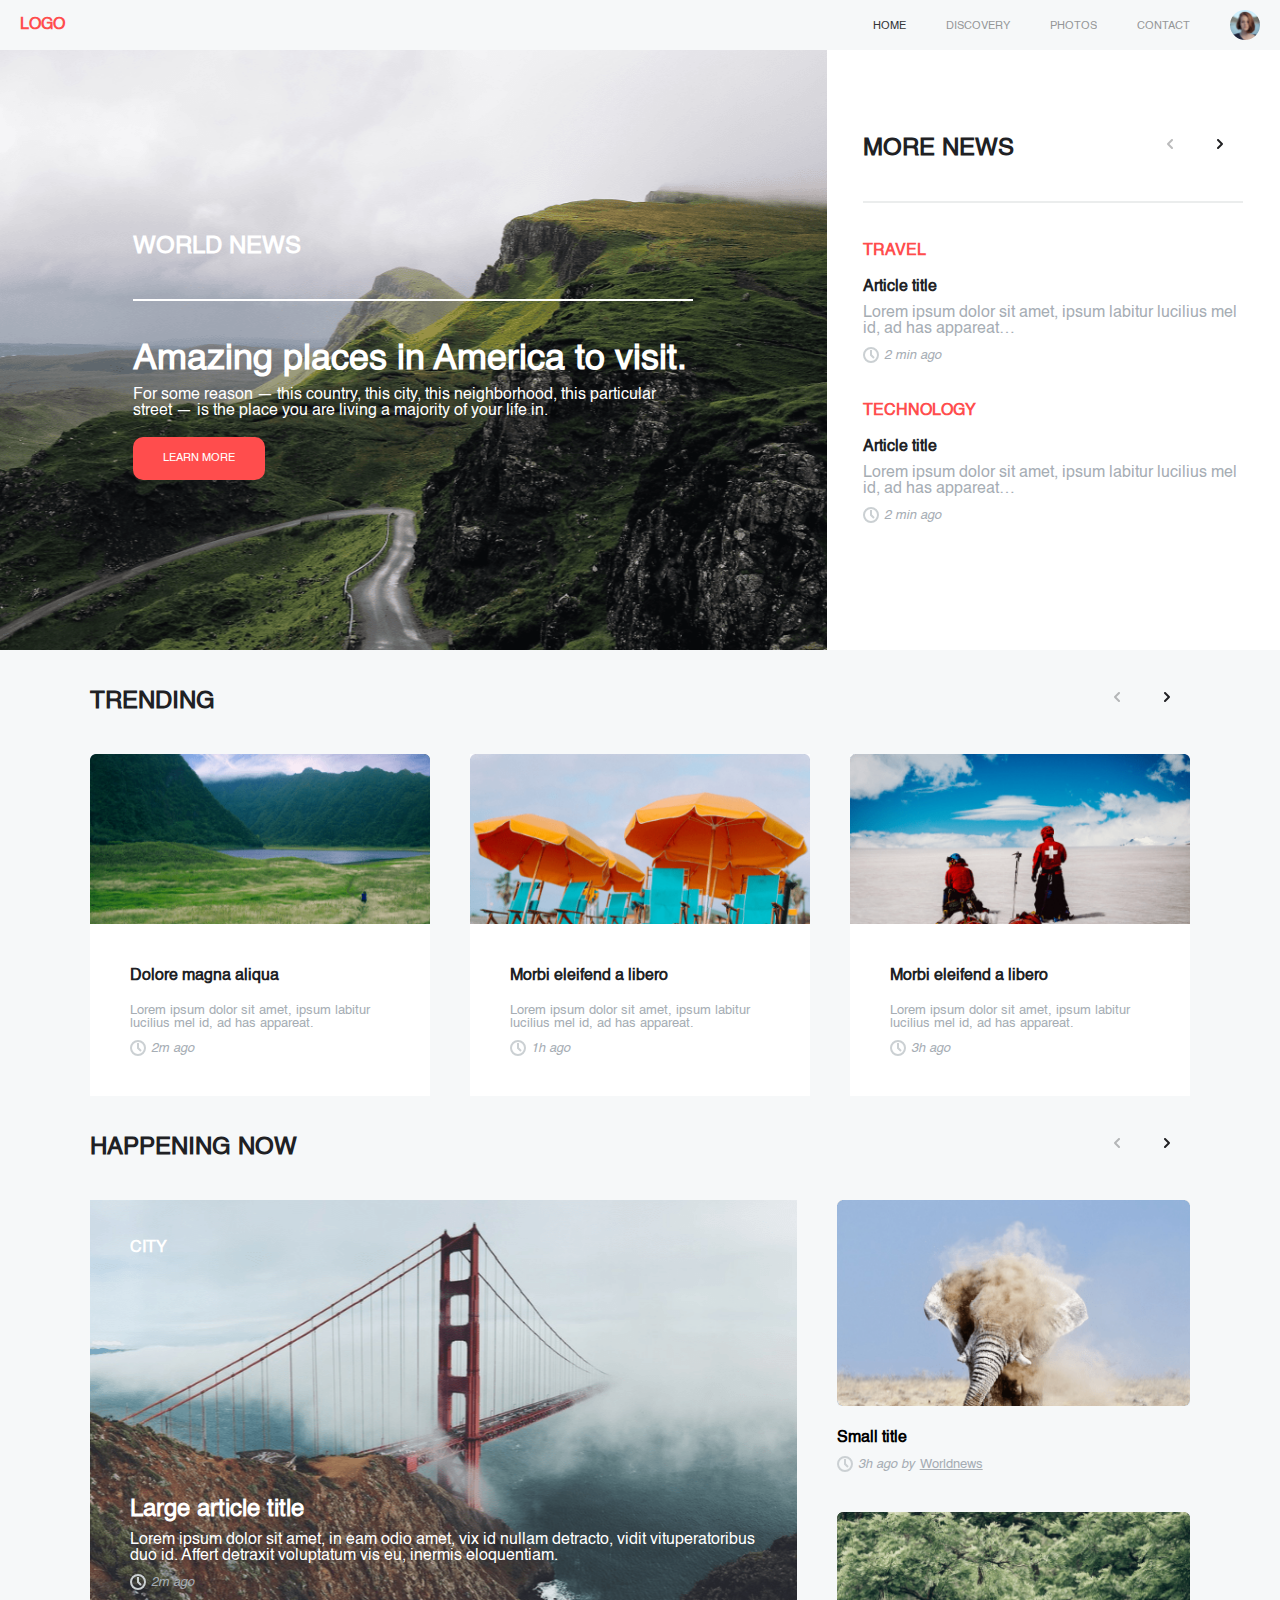
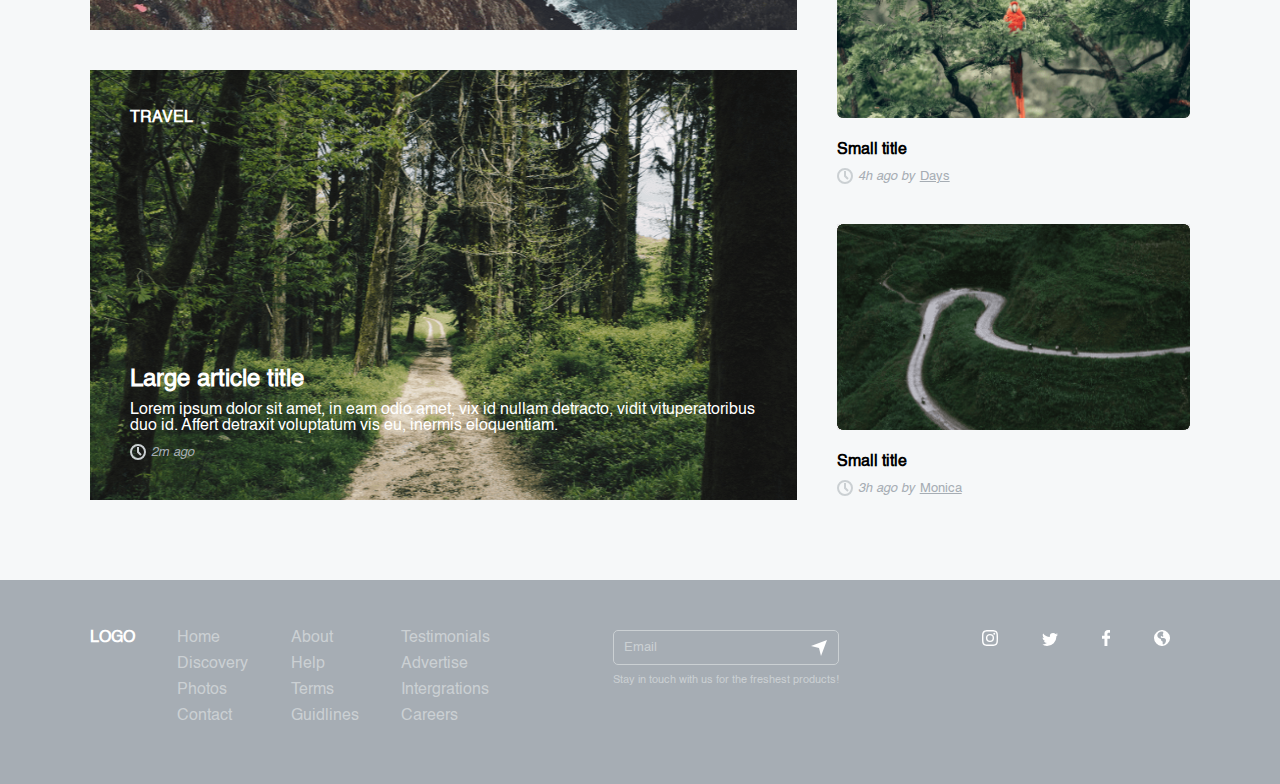
<file: index.html>
<!DOCTYPE html>
<html lang="en">
<head>
    <!-- meta charset -->
    <meta charset="UTF-8">
    <!-- meta edge -->
    <meta http-equiv="X-UA-Compatible" content="IE=edge">
    <!-- meta viewport -->
    <meta name="viewport" content="width=device-width, initial-scale=1.0">
    <!-- meta title -->
    <title>Unilab project & Responsive</title>
    <!-- meta description -->
    <meta name="description" content="This is a sample of description for seo optimization">
    <!-- meta keywords -->
    <meta name="keywords" content="unilab, html, css, js, webdevelopment, markup">
    <!-- meta author -->
    <meta name="author" content="Giorgi Bitsadze">
    <link rel="shortcut icon" type="image/ico" href="./assets/favicon.ico">
    <!-- custom style -->
    <link rel="stylesheet" href="./style.css">
</head>
<body>
    
    <main>
        <!-- --- navbar --- -->

        <div id="menu" class="mobile-menu">
            <div id="bar-close" class="bar-close">
                <span></span>
                <span></span>
            </div>
            <div class="nav">
                <div class="logo">
                    <a href="#">Logo</a>
                </div>
                <ul>
                    <li>
                        <a href="#" class="active">
                            <svg id="home" xmlns="http://www.w3.org/2000/svg" width="16" height="16" viewBox="0 0 16 16">
                                <path id="home-2" data-name="home" d="M0,8,8,0l8,8v8H11V10H5v6H0Z" fill="#343638" fill-rule="evenodd"/>
                            </svg>
                            <span>home</span>
                        </a>
                    </li>
                    <li>
                        <a href="./pages/story.html">
                            <svg xmlns="http://www.w3.org/2000/svg" width="16" height="16" viewBox="0 0 16 16">
                                <path id="discover" d="M12,4,6.7,6.7,4,12,9.3,9.3ZM8,16a8,8,0,1,1,8-8A8.024,8.024,0,0,1,8,16Z" fill="#343638" fill-rule="evenodd"/>
                            </svg>
                            <span>discovery</span>  
                        </a>
                    </li>
                    <li>
                        <a href="./pages/data.html">
                            <svg xmlns="http://www.w3.org/2000/svg" width="16" height="14" viewBox="0 0 16 14">
                                <path id="photos" d="M0,0V14H16V0ZM14,12H11L6.5,7.5,2,12V2H14Z" fill="#343638" fill-rule="evenodd"/>
                            </svg>
                            <span>photos</span>  
                        </a>
                    </li>
                    <li>
                        <a href="./pages/data2.html">
                            <svg xmlns="http://www.w3.org/2000/svg" width="16" height="12" viewBox="0 0 16 12">
                                <path id="mail" d="M0,0V12H16V0ZM8,8,2,2H14Z" fill="#343638" fill-rule="evenodd"/>
                            </svg>
                            <span>contact</span>  
                        </a>
                    </li>
                    <li class="profile">
                        <a href="#">
                            <img src="./assets/images-compressed/profile-img.png" alt="profile-img">
                            <span>profile</span>  
                        </a>
                    </li>
                </ul>
            </div>
            <div class="footer">
                <div class="top">
                    <ul>
                        <li>
                            <a href="#">about</a>
                        </li>
                        <li>
                            <a href="#">help</a>
                        </li>
                        <li>
                            <a href="#">terms</a>
                        </li>
                        <li>
                            <a href="#">guidlines</a>
                        </li>
                    </ul>
                    <ul>
                        <li>
                            <a href="#">testimonials</a>
                        </li>
                        <li>
                            <a href="#">advertise</a>
                        </li>
                        <li>
                            <a href="#">integrations</a>
                        </li>
                        <li>
                            <a href="#">careers</a>
                        </li>
                    </ul>
                </div>
                <div class="bottom">
                    <a href="#" class="instagram">
                            <svg xmlns="http://www.w3.org/2000/svg" width="16" height="16" viewBox="0 0 16 16">
                                <path id="Path_3" data-name="Path 3" d="M8,1.422a24.53,24.53,0,0,1,3.2.089,4.123,4.123,0,0,1,1.511.267,3.122,3.122,0,0,1,1.511,1.511A4.123,4.123,0,0,1,14.489,4.8c0,.8.089,1.067.089,3.2a24.53,24.53,0,0,1-.089,3.2,4.123,4.123,0,0,1-.267,1.511,3.122,3.122,0,0,1-1.511,1.511,4.123,4.123,0,0,1-1.511.267c-.8,0-1.067.089-3.2.089a24.53,24.53,0,0,1-3.2-.089,4.123,4.123,0,0,1-1.511-.267,3.122,3.122,0,0,1-1.511-1.511A4.123,4.123,0,0,1,1.511,11.2c0-.8-.089-1.067-.089-3.2a24.53,24.53,0,0,1,.089-3.2,4.123,4.123,0,0,1,.267-1.511A3.192,3.192,0,0,1,2.4,2.4a1.5,1.5,0,0,1,.889-.622A4.123,4.123,0,0,1,4.8,1.511,24.53,24.53,0,0,1,8,1.422M8,0A26.264,26.264,0,0,0,4.711.089,5.488,5.488,0,0,0,2.756.444a3.48,3.48,0,0,0-1.422.889A3.48,3.48,0,0,0,.444,2.756,4.05,4.05,0,0,0,.089,4.711,26.264,26.264,0,0,0,0,8a26.264,26.264,0,0,0,.089,3.289,5.488,5.488,0,0,0,.356,1.956,3.48,3.48,0,0,0,.889,1.422,3.48,3.48,0,0,0,1.422.889,5.488,5.488,0,0,0,1.956.356A26.264,26.264,0,0,0,8,16a26.264,26.264,0,0,0,3.289-.089,5.488,5.488,0,0,0,1.956-.356,3.729,3.729,0,0,0,2.311-2.311,5.488,5.488,0,0,0,.356-1.956C15.911,10.4,16,10.133,16,8a26.264,26.264,0,0,0-.089-3.289,5.488,5.488,0,0,0-.356-1.956,3.48,3.48,0,0,0-.889-1.422A3.48,3.48,0,0,0,13.244.444,5.488,5.488,0,0,0,11.289.089,26.264,26.264,0,0,0,8,0M8,3.911A4.023,4.023,0,0,0,3.911,8,4.089,4.089,0,1,0,8,3.911m0,6.756A2.619,2.619,0,0,1,5.333,8,2.619,2.619,0,0,1,8,5.333,2.619,2.619,0,0,1,10.667,8,2.619,2.619,0,0,1,8,10.667m4.267-7.911a.978.978,0,1,0,.978.978.986.986,0,0,0-.978-.978" fill="#fff" fill-rule="evenodd"/>
                              </svg>                              
                    </a>
                    <a href="#" class="twitter">
                            <svg xmlns="http://www.w3.org/2000/svg" width="16" height="12.978" viewBox="0 0 16 12.978">
                                <path id="Path_2" data-name="Path 2" d="M43.067,14.978A9.25,9.25,0,0,0,52.4,5.644V5.2A7.225,7.225,0,0,0,54,3.511a7.379,7.379,0,0,1-1.867.533,3.458,3.458,0,0,0,1.422-1.778,8.153,8.153,0,0,1-2.044.8A3.175,3.175,0,0,0,49.111,2a3.34,3.34,0,0,0-3.289,3.289A1.733,1.733,0,0,0,45.911,6a9.19,9.19,0,0,1-6.756-3.467,3.4,3.4,0,0,0-.444,1.689,3.532,3.532,0,0,0,1.422,2.756,3,3,0,0,1-1.511-.444h0a3.249,3.249,0,0,0,2.667,3.2,2.74,2.74,0,0,1-.889.089,1.513,1.513,0,0,1-.622-.089,3.367,3.367,0,0,0,3.111,2.311A6.711,6.711,0,0,1,38.8,13.467a2.461,2.461,0,0,1-.8-.089,8.39,8.39,0,0,0,5.067,1.6" transform="translate(-38 -2)" fill="#fff" fill-rule="evenodd"/>
                              </svg>
                              
                    </a>
                    <a href="#" class="facebook">
                            <svg xmlns="http://www.w3.org/2000/svg" width="8.356" height="16" viewBox="0 0 8.356 16">
                                <path id="Path_1" data-name="Path 1" d="M85.422,16V8.711h2.489l.356-2.844H85.422V4.089c0-.8.267-1.422,1.422-1.422h1.511V.089C88,.089,87.111,0,86.133,0a3.431,3.431,0,0,0-3.644,3.733V5.867H80V8.711h2.489V16Z" transform="translate(-80)" fill="#fff" fill-rule="evenodd"/>
                              </svg>
                               
                    </a>
                    <a href="#" class="world">
                            <svg xmlns="http://www.w3.org/2000/svg" width="16" height="16" viewBox="0 0 16 16">
                                <path id="Path_4" data-name="Path 4" d="M2.4,2.4A7.263,7.263,0,0,1,8,0a7.263,7.263,0,0,1,5.6,2.4A7.263,7.263,0,0,1,16,8a7.263,7.263,0,0,1-2.4,5.6A7.263,7.263,0,0,1,8,16a7.263,7.263,0,0,1-5.6-2.4A7.984,7.984,0,0,1,0,8,7.263,7.263,0,0,1,2.4,2.4Zm6.667,12a3.276,3.276,0,0,0,2-1.2A5.824,5.824,0,0,0,12,10.4a2.208,2.208,0,0,0-.667-1.6A2.347,2.347,0,0,0,9.6,8H8.267a3.893,3.893,0,0,1-1.2-.267,1.21,1.21,0,0,1-.4-.933.693.693,0,0,1,.267-.533A1.011,1.011,0,0,1,7.467,6a.91.91,0,0,1,.667.4c.267.133.4.267.533.267A.8.8,0,0,0,9.2,6.533.8.8,0,0,0,9.333,6a2.122,2.122,0,0,0-.667-1.333,5.515,5.515,0,0,0,.667-2.533.287.287,0,0,0-.267-.267A4.122,4.122,0,0,0,8,1.6,6.67,6.67,0,0,0,4.533,2.667a3.357,3.357,0,0,0-1.2,2.667A3.414,3.414,0,0,0,4.4,7.867,3.643,3.643,0,0,0,6.933,8.933h0v.533A1.712,1.712,0,0,0,7.467,10.8a1.942,1.942,0,0,0,1.2.8V14c0,.133,0,.133.133.267S8.933,14.4,9.067,14.4Z" fill="#fff"/>
                              </svg>
                              
                    </a>
                </div>
            </div>
        </div>

        <header>
            <div id="bar" class="bar">
                <svg xmlns="http://www.w3.org/2000/svg" width="16" height="14.001" viewBox="0 0 16 14.001">
                    <path id="menu_icon" data-name="menu icon" d="M-6407-6020a1,1,0,0,1-1-1,1,1,0,0,1,1-1h14a1,1,0,0,1,1,1,1,1,0,0,1-1,1Zm0-6a1,1,0,0,1-1-1,1,1,0,0,1,1-1h8a1,1,0,0,1,1,1,1,1,0,0,1-1,1Zm0-6a1,1,0,0,1-1-1,1,1,0,0,1,1-1h14a1,1,0,0,1,1,1,1,1,0,0,1-1,1Z" transform="translate(6408 6034)" fill="#343638"/>
                  </svg>
            </div>
            <div class="logo">
                <a href="#">Logo</a>
            </div>
            <div class="right">
                <nav>
                    <ul>
                        <li>
                            <a href="#" class="active">home</a>
                        </li>
                        <li>
                            <a href="./pages/story.html" >discovery</a>
                        </li>
                        <li>
                            <a href="./pages/data.html" >photos</a>
                        </li>
                        <li>
                            <a href="./pages/data2.html" >contact</a>
                        </li>
                    </ul>
                </nav>
                <div class="profile-img">
                    <a href="#">
                        <img src="./assets/images-compressed/profile-img.png" alt="profile-img">
                    </a>
                </div>
            </div>
        </header>

        <!-- -x- navbar -x- -->

        <!-- --- hero --- -->

        <div class="hero">
            <div class="left">
                <div class="hero-content">
                    <div class="header">
                        <h1 class="white uppercase">WORLD NEWS</h1>
                    </div>
                    <div class="sub-header header white">
                        <h2>Amazing places in America to visit.</h2>
                    </div>
                    <div class="desc white">
                        For some reason — this country, this city, this neighborhood, this particular street —  is the place you are living a majority of your life in.
                    </div>
                    <a href="#" class="btn white uppercase">learn more</a>
                </div>
            </div>
            <div class="right">
                <div class="right-content">
                    <div class="header-box">
                        <div class="header uppercase">more news</div>
                        <div class="nav-btns">
                            <svg xmlns="http://www.w3.org/2000/svg" xmlns:xlink="http://www.w3.org/1999/xlink" width="6" height="10" viewBox="0 0 6 10">
                                <defs>
                                  <clipPath id="clip-path">
                                    <rect width="6" height="10" fill="none"/>
                                  </clipPath>
                                </defs>
                                <g id="arrow_back" data-name="arrow back" opacity="0.3" clip-path="url(#clip-path)">
                                  <path id="arrow_back-2" data-name="arrow back" d="M5,6a.908.908,0,0,1-.7-.3l-4-4A.967.967,0,0,1,.3.3.967.967,0,0,1,1.7.3L5,3.6,8.3.3A.967.967,0,0,1,9.7.3a.967.967,0,0,1,0,1.4l-4,4A.908.908,0,0,1,5,6Z" transform="translate(6) rotate(90)" fill="#202124"/>
                                </g>
                            </svg>
                            <svg id="arrow" xmlns="http://www.w3.org/2000/svg" width="6" height="10" viewBox="0 0 6 10">
                                <path id="arrow-2" data-name="arrow" d="M5,6a.908.908,0,0,1-.7-.3l-4-4A.967.967,0,0,1,.3.3.967.967,0,0,1,1.7.3L5,3.6,8.3.3A.967.967,0,0,1,9.7.3a.967.967,0,0,1,0,1.4l-4,4A.908.908,0,0,1,5,6Z" transform="translate(0 10) rotate(-90)" fill="#202124"/>
                            </svg>                          
                        </div>
                    </div>
                    <div class="article-container">
                        <div class="article">
                            <div class="article-header">
                                travel
                            </div>
                            <div class="article-title">
                                Article title
                            </div>
                            <div class="article-desc">Lorem ipsum dolor sit amet, ipsum labitur lucilius mel id, ad has appareat…</div>
                            <div class="article-time">
                                <svg id="time" xmlns="http://www.w3.org/2000/svg" width="16" height="16" viewBox="0 0 16 16">
                                    <path id="Path_5" data-name="Path 5" d="M8,0a8,8,0,1,0,8,8A8.024,8.024,0,0,0,8,0ZM8,14a6,6,0,1,1,6-6A6.018,6.018,0,0,1,8,14ZM9,7.6l2.7,2.7-1.4,1.4L7,8.4V3H9Z" fill="#cbd0d3"/>
                                  </svg>
                                  
                                2 min ago
                            </div>
                        </div>
                        <div class="article">
                            <div class="article-header">
                                technology
                            </div>
                            <div class="article-title">
                                Article title
                            </div>
                            <div class="article-desc">Lorem ipsum dolor sit amet, ipsum labitur lucilius mel id, ad has appareat…</div>
                            <div class="article-time">
                                <svg id="time" xmlns="http://www.w3.org/2000/svg" width="16" height="16" viewBox="0 0 16 16">
                                    <path id="Path_5" data-name="Path 5" d="M8,0a8,8,0,1,0,8,8A8.024,8.024,0,0,0,8,0ZM8,14a6,6,0,1,1,6-6A6.018,6.018,0,0,1,8,14ZM9,7.6l2.7,2.7-1.4,1.4L7,8.4V3H9Z" fill="#cbd0d3"/>
                                  </svg>
                                  
                                2 min ago</div>
                        </div>
                    </div>
                </div>
            </div>
        </div>

        <!-- -x- hero -x- -->

        <!-- --- trending --- -->

        <section id="trending">
            <div class="wrapper">
                <div class="header-box">
                    <div class="header uppercase">
                        <h2>trending</h2>
                    </div>
                    <div class="nav-btns">
                        <svg xmlns="http://www.w3.org/2000/svg" xmlns:xlink="http://www.w3.org/1999/xlink" width="6" height="10" viewBox="0 0 6 10">
                            <defs>
                              <clipPath id="clip-path">
                                <rect width="6" height="10" fill="none"/>
                              </clipPath>
                            </defs>
                            <g id="arrow_back" data-name="arrow back" opacity="0.3" clip-path="url(#clip-path)">
                              <path id="arrow_back-2" data-name="arrow back" d="M5,6a.908.908,0,0,1-.7-.3l-4-4A.967.967,0,0,1,.3.3.967.967,0,0,1,1.7.3L5,3.6,8.3.3A.967.967,0,0,1,9.7.3a.967.967,0,0,1,0,1.4l-4,4A.908.908,0,0,1,5,6Z" transform="translate(6) rotate(90)" fill="#202124"/>
                            </g>
                        </svg>
                        <svg id="arrow" xmlns="http://www.w3.org/2000/svg" width="6" height="10" viewBox="0 0 6 10">
                            <path id="arrow-2" data-name="arrow" d="M5,6a.908.908,0,0,1-.7-.3l-4-4A.967.967,0,0,1,.3.3.967.967,0,0,1,1.7.3L5,3.6,8.3.3A.967.967,0,0,1,9.7.3a.967.967,0,0,1,0,1.4l-4,4A.908.908,0,0,1,5,6Z" transform="translate(0 10) rotate(-90)" fill="#202124"/>
                        </svg>                          
                    </div>
                </div>
                <div class="trending-content">
                    <div class="item">
                        <div class="img-box">
                            <img src="./assets/images-compressed/trending-img-1.png" alt="Dolore magna aliqua">
                        </div>
                        <div class="content">
                            <div class="title">
                                <h3>Dolore magna aliqua</h3>
                            </div>
                            <div class="desc">Lorem ipsum dolor sit amet, ipsum labitur lucilius mel id, ad has appareat.</div>
                            <div class="time-box">
                                <svg id="time" xmlns="http://www.w3.org/2000/svg" width="16" height="16" viewBox="0 0 16 16">
                                    <path id="Path_5" data-name="Path 5" d="M8,0a8,8,0,1,0,8,8A8.024,8.024,0,0,0,8,0ZM8,14a6,6,0,1,1,6-6A6.018,6.018,0,0,1,8,14ZM9,7.6l2.7,2.7-1.4,1.4L7,8.4V3H9Z" fill="#cbd0d3"/>
                                  </svg>
                                  
                                  2m ago
                            </div>
                        </div>
                    </div>
                    <div class="item">
                        <div class="img-box">
                            <img src="./assets/images-compressed/trending-img-2.png" alt="Morbi eleifend a libero">
                        </div>
                        <div class="content">
                            <div class="title">
                                <h3>Morbi eleifend a libero</h3>
                            </div>
                            <div class="desc">Lorem ipsum dolor sit amet, ipsum labitur lucilius mel id, ad has appareat.</div>
                            <div class="time-box">
                                <svg id="time" xmlns="http://www.w3.org/2000/svg" width="16" height="16" viewBox="0 0 16 16">
                                    <path id="Path_5" data-name="Path 5" d="M8,0a8,8,0,1,0,8,8A8.024,8.024,0,0,0,8,0ZM8,14a6,6,0,1,1,6-6A6.018,6.018,0,0,1,8,14ZM9,7.6l2.7,2.7-1.4,1.4L7,8.4V3H9Z" fill="#cbd0d3"/>
                                  </svg>
                                  
                                  1h ago
                            </div>
                        </div>
                    </div>
                    <div class="item">
                        <div class="img-box">
                            <img src="./assets/images-compressed/trending-img-3.png" alt="Morbi eleifend a libero">
                        </div>
                        <div class="content">
                            <div class="title">
                                <h3>Morbi eleifend a libero</h3>
                            </div>
                            <div class="desc">Lorem ipsum dolor sit amet, ipsum labitur lucilius mel id, ad has appareat.</div>
                            <div class="time-box">
                                <svg id="time" xmlns="http://www.w3.org/2000/svg" width="16" height="16" viewBox="0 0 16 16">
                                    <path id="Path_5" data-name="Path 5" d="M8,0a8,8,0,1,0,8,8A8.024,8.024,0,0,0,8,0ZM8,14a6,6,0,1,1,6-6A6.018,6.018,0,0,1,8,14ZM9,7.6l2.7,2.7-1.4,1.4L7,8.4V3H9Z" fill="#cbd0d3"/>
                                  </svg>
                                  
                                  3h ago
                            </div>
                        </div>
                    </div>
                </div>
            </div>
        </section>

        <!-- -x- trending -x- -->

        <!-- --- current --- -->

        <section id="current">
            <div class="wrapper">
                <div class="header-box">
                    <div class="header uppercase">
                        <h2>happening now</h2>
                    </div>
                    <div class="nav-btns">
                        <svg xmlns="http://www.w3.org/2000/svg" xmlns:xlink="http://www.w3.org/1999/xlink" width="6" height="10" viewBox="0 0 6 10">
                            <defs>
                              <clipPath id="clip-path">
                                <rect width="6" height="10" fill="none"/>
                              </clipPath>
                            </defs>
                            <g id="arrow_back" data-name="arrow back" opacity="0.3" clip-path="url(#clip-path)">
                              <path id="arrow_back-2" data-name="arrow back" d="M5,6a.908.908,0,0,1-.7-.3l-4-4A.967.967,0,0,1,.3.3.967.967,0,0,1,1.7.3L5,3.6,8.3.3A.967.967,0,0,1,9.7.3a.967.967,0,0,1,0,1.4l-4,4A.908.908,0,0,1,5,6Z" transform="translate(6) rotate(90)" fill="#202124"/>
                            </g>
                        </svg>
                        <svg id="arrow" xmlns="http://www.w3.org/2000/svg" width="6" height="10" viewBox="0 0 6 10">
                            <path id="arrow-2" data-name="arrow" d="M5,6a.908.908,0,0,1-.7-.3l-4-4A.967.967,0,0,1,.3.3.967.967,0,0,1,1.7.3L5,3.6,8.3.3A.967.967,0,0,1,9.7.3a.967.967,0,0,1,0,1.4l-4,4A.908.908,0,0,1,5,6Z" transform="translate(0 10) rotate(-90)" fill="#202124"/>
                        </svg>                          
                    </div>
                </div>
                <div class="current-content">
                    <div class="left">
                        <div class="item">
                            <div class="top">city</div>
                            <div class="bottom">
                                <div class="title">
                                    <h3>Large article title</h3>
                                </div>
                            <div class="desc">
                                Lorem ipsum dolor sit amet, in eam odio amet, vix id nullam detracto, vidit vituperatoribus duo id. Affert detraxit voluptatum vis eu, inermis eloquentiam.
                            </div>
                            <div class="time-box">
                                <svg id="time" xmlns="http://www.w3.org/2000/svg" width="16" height="16" viewBox="0 0 16 16">
                                    <path id="Path_5" data-name="Path 5" d="M8,0a8,8,0,1,0,8,8A8.024,8.024,0,0,0,8,0ZM8,14a6,6,0,1,1,6-6A6.018,6.018,0,0,1,8,14ZM9,7.6l2.7,2.7-1.4,1.4L7,8.4V3H9Z" fill="#cbd0d3"/>
                                  </svg>
                                  2m ago
                            </div>
                            </div>
                        </div>
                        <div class="item">
                            <div class="top">TRAVEL</div>
                            <div class="bottom">
                                <div class="title">
                                    <h3>Large article title</h3>
                                </div>
                            <div class="desc">
                                Lorem ipsum dolor sit amet, in eam odio amet, vix id nullam detracto, vidit vituperatoribus duo id. Affert detraxit voluptatum vis eu, inermis eloquentiam.
                            </div>
                            <div class="time-box">
                                <svg id="time" xmlns="http://www.w3.org/2000/svg" width="16" height="16" viewBox="0 0 16 16">
                                    <path id="Path_5" data-name="Path 5" d="M8,0a8,8,0,1,0,8,8A8.024,8.024,0,0,0,8,0ZM8,14a6,6,0,1,1,6-6A6.018,6.018,0,0,1,8,14ZM9,7.6l2.7,2.7-1.4,1.4L7,8.4V3H9Z" fill="#cbd0d3"/>
                                  </svg>
                                  2m ago
                            </div>
                            </div>
                        </div>
                    </div>
                    <div class="right">
                        <div class="item">
                            <div class="img-box">
                                <img src="./assets/images-compressed/current-right-1.png" alt="Small title">
                            </div>
                            <div class="content">
                                <div class="title">
                                    <h4>Small title</h4>
                                </div>
                                <div class="time-box">
                                    <svg id="time" xmlns="http://www.w3.org/2000/svg" width="16" height="16" viewBox="0 0 16 16">
                                        <path id="Path_5" data-name="Path 5" d="M8,0a8,8,0,1,0,8,8A8.024,8.024,0,0,0,8,0ZM8,14a6,6,0,1,1,6-6A6.018,6.018,0,0,1,8,14ZM9,7.6l2.7,2.7-1.4,1.4L7,8.4V3H9Z" fill="#cbd0d3"/>
                                      </svg>
                                      3h ago by <span>Worldnews</span>
                                </div>
                            </div>
                        </div>
                        <div class="item">
                            <div class="img-box">
                                <img src="./assets/images-compressed/current-right-2.png" alt="Small title">
                            </div>
                            <div class="content">
                                <div class="title">
                                    <h4>Small title</h4>
                                </div>
                                <div class="time-box">
                                    <svg id="time" xmlns="http://www.w3.org/2000/svg" width="16" height="16" viewBox="0 0 16 16">
                                        <path id="Path_5" data-name="Path 5" d="M8,0a8,8,0,1,0,8,8A8.024,8.024,0,0,0,8,0ZM8,14a6,6,0,1,1,6-6A6.018,6.018,0,0,1,8,14ZM9,7.6l2.7,2.7-1.4,1.4L7,8.4V3H9Z" fill="#cbd0d3"/>
                                      </svg>
                                      
                                      4h ago by <span>Days</span>
                                </div>
                            </div>
                        </div>
                        <div class="item">
                            <div class="img-box">
                                <img src="./assets/images-compressed/current-right-3.png" alt="Small title">
                            </div>
                            <div class="content">
                                <div class="title">
                                    <h4>Small title</h4>
                                </div>
                                <div class="time-box">
                                    <svg id="time" xmlns="http://www.w3.org/2000/svg" width="16" height="16" viewBox="0 0 16 16">
                                        <path id="Path_5" data-name="Path 5" d="M8,0a8,8,0,1,0,8,8A8.024,8.024,0,0,0,8,0ZM8,14a6,6,0,1,1,6-6A6.018,6.018,0,0,1,8,14ZM9,7.6l2.7,2.7-1.4,1.4L7,8.4V3H9Z" fill="#cbd0d3"/>
                                      </svg>
                                      
                                      3h ago by <span>Monica</span>
                                </div>
                            </div>
                        </div>
                    </div>
                </div>
            </div>
        </section>

        <!-- -x- current -x- -->

        <!-- --- footer --- -->

        <footer>
            <div class="wrapper">
                <div class="footer-content">
                    <div class="left">
                        <div class="logo">
                            <a href="">logo</a>
                        </div>
                        <ul>
                            <li>
                                <a href="#">home</a>
                            </li>
                            <li>
                                <a href="./pages/story.html">discovery</a>
                            </li>
                            <li>
                                <a href="./pages/data.html">photos</a>
                            </li>
                            <li>
                                <a href="./pages/data2.html">contact</a>
                            </li>
                        </ul>
                        <ul>
                            <li>
                                <a href="#">about</a>
                            </li>
                            <li>
                                <a href="#">help</a>
                            </li>
                            <li>
                                <a href="#">terms</a>
                            </li>
                            <li>
                                <a href="#">guidlines</a>
                            </li>
                        </ul>
                        <ul>
                            <li>
                                <a href="#">testimonials</a>
                            </li>
                            <li>
                                <a href="#">advertise</a>
                            </li>
                            <li>
                                <a href="#">intergrations</a>
                            </li>
                            <li>
                                <a href="#">careers</a>
                            </li>
                        </ul>
                    </div>
                    <div class="center">
                        <form action="#">
                            <input type="email" name="email" id="email" placeholder="Email">
                            <button type="submit">
                                <svg id="send" xmlns="http://www.w3.org/2000/svg" width="16" height="16" viewBox="0 0 16 16">
                                    <path id="send-2" data-name="send" d="M10,16,8,8,0,6,16,0Z" fill="#fff"/>
                                  </svg>
                            </button>                              
                        </form>
                        <p>Stay in touch with us for the freshest products!</p>
                    </div>
                    <div class="right">
                        <a href="#" class="instagram">
                            <svg xmlns="http://www.w3.org/2000/svg" width="16" height="16" viewBox="0 0 16 16">
                                <path id="Path_3" data-name="Path 3" d="M8,1.422a24.53,24.53,0,0,1,3.2.089,4.123,4.123,0,0,1,1.511.267,3.122,3.122,0,0,1,1.511,1.511A4.123,4.123,0,0,1,14.489,4.8c0,.8.089,1.067.089,3.2a24.53,24.53,0,0,1-.089,3.2,4.123,4.123,0,0,1-.267,1.511,3.122,3.122,0,0,1-1.511,1.511,4.123,4.123,0,0,1-1.511.267c-.8,0-1.067.089-3.2.089a24.53,24.53,0,0,1-3.2-.089,4.123,4.123,0,0,1-1.511-.267,3.122,3.122,0,0,1-1.511-1.511A4.123,4.123,0,0,1,1.511,11.2c0-.8-.089-1.067-.089-3.2a24.53,24.53,0,0,1,.089-3.2,4.123,4.123,0,0,1,.267-1.511A3.192,3.192,0,0,1,2.4,2.4a1.5,1.5,0,0,1,.889-.622A4.123,4.123,0,0,1,4.8,1.511,24.53,24.53,0,0,1,8,1.422M8,0A26.264,26.264,0,0,0,4.711.089,5.488,5.488,0,0,0,2.756.444a3.48,3.48,0,0,0-1.422.889A3.48,3.48,0,0,0,.444,2.756,4.05,4.05,0,0,0,.089,4.711,26.264,26.264,0,0,0,0,8a26.264,26.264,0,0,0,.089,3.289,5.488,5.488,0,0,0,.356,1.956,3.48,3.48,0,0,0,.889,1.422,3.48,3.48,0,0,0,1.422.889,5.488,5.488,0,0,0,1.956.356A26.264,26.264,0,0,0,8,16a26.264,26.264,0,0,0,3.289-.089,5.488,5.488,0,0,0,1.956-.356,3.729,3.729,0,0,0,2.311-2.311,5.488,5.488,0,0,0,.356-1.956C15.911,10.4,16,10.133,16,8a26.264,26.264,0,0,0-.089-3.289,5.488,5.488,0,0,0-.356-1.956,3.48,3.48,0,0,0-.889-1.422A3.48,3.48,0,0,0,13.244.444,5.488,5.488,0,0,0,11.289.089,26.264,26.264,0,0,0,8,0M8,3.911A4.023,4.023,0,0,0,3.911,8,4.089,4.089,0,1,0,8,3.911m0,6.756A2.619,2.619,0,0,1,5.333,8,2.619,2.619,0,0,1,8,5.333,2.619,2.619,0,0,1,10.667,8,2.619,2.619,0,0,1,8,10.667m4.267-7.911a.978.978,0,1,0,.978.978.986.986,0,0,0-.978-.978" fill="#fff" fill-rule="evenodd"/>
                              </svg>                              
                        </a>
                        <a href="#" class="twitter">
                            <svg xmlns="http://www.w3.org/2000/svg" width="16" height="12.978" viewBox="0 0 16 12.978">
                                <path id="Path_2" data-name="Path 2" d="M43.067,14.978A9.25,9.25,0,0,0,52.4,5.644V5.2A7.225,7.225,0,0,0,54,3.511a7.379,7.379,0,0,1-1.867.533,3.458,3.458,0,0,0,1.422-1.778,8.153,8.153,0,0,1-2.044.8A3.175,3.175,0,0,0,49.111,2a3.34,3.34,0,0,0-3.289,3.289A1.733,1.733,0,0,0,45.911,6a9.19,9.19,0,0,1-6.756-3.467,3.4,3.4,0,0,0-.444,1.689,3.532,3.532,0,0,0,1.422,2.756,3,3,0,0,1-1.511-.444h0a3.249,3.249,0,0,0,2.667,3.2,2.74,2.74,0,0,1-.889.089,1.513,1.513,0,0,1-.622-.089,3.367,3.367,0,0,0,3.111,2.311A6.711,6.711,0,0,1,38.8,13.467a2.461,2.461,0,0,1-.8-.089,8.39,8.39,0,0,0,5.067,1.6" transform="translate(-38 -2)" fill="#fff" fill-rule="evenodd"/>
                              </svg>
                              
                        </a>
                        <a href="#" class="facebook">
                            <svg xmlns="http://www.w3.org/2000/svg" width="8.356" height="16" viewBox="0 0 8.356 16">
                                <path id="Path_1" data-name="Path 1" d="M85.422,16V8.711h2.489l.356-2.844H85.422V4.089c0-.8.267-1.422,1.422-1.422h1.511V.089C88,.089,87.111,0,86.133,0a3.431,3.431,0,0,0-3.644,3.733V5.867H80V8.711h2.489V16Z" transform="translate(-80)" fill="#fff" fill-rule="evenodd"/>
                              </svg>
                               
                        </a>
                        <a href="#" class="world">
                            <svg xmlns="http://www.w3.org/2000/svg" width="16" height="16" viewBox="0 0 16 16">
                                <path id="Path_4" data-name="Path 4" d="M2.4,2.4A7.263,7.263,0,0,1,8,0a7.263,7.263,0,0,1,5.6,2.4A7.263,7.263,0,0,1,16,8a7.263,7.263,0,0,1-2.4,5.6A7.263,7.263,0,0,1,8,16a7.263,7.263,0,0,1-5.6-2.4A7.984,7.984,0,0,1,0,8,7.263,7.263,0,0,1,2.4,2.4Zm6.667,12a3.276,3.276,0,0,0,2-1.2A5.824,5.824,0,0,0,12,10.4a2.208,2.208,0,0,0-.667-1.6A2.347,2.347,0,0,0,9.6,8H8.267a3.893,3.893,0,0,1-1.2-.267,1.21,1.21,0,0,1-.4-.933.693.693,0,0,1,.267-.533A1.011,1.011,0,0,1,7.467,6a.91.91,0,0,1,.667.4c.267.133.4.267.533.267A.8.8,0,0,0,9.2,6.533.8.8,0,0,0,9.333,6a2.122,2.122,0,0,0-.667-1.333,5.515,5.515,0,0,0,.667-2.533.287.287,0,0,0-.267-.267A4.122,4.122,0,0,0,8,1.6,6.67,6.67,0,0,0,4.533,2.667a3.357,3.357,0,0,0-1.2,2.667A3.414,3.414,0,0,0,4.4,7.867,3.643,3.643,0,0,0,6.933,8.933h0v.533A1.712,1.712,0,0,0,7.467,10.8a1.942,1.942,0,0,0,1.2.8V14c0,.133,0,.133.133.267S8.933,14.4,9.067,14.4Z" fill="#fff"/>
                              </svg>
                              
                        </a>
                    </div>
                </div>
            </div>
        </footer>

        <!-- -x- footer -x- -->

    </main>

    <!-- custom js -->
    <script src="./app.js"></script>
</body>
</html>
</file>
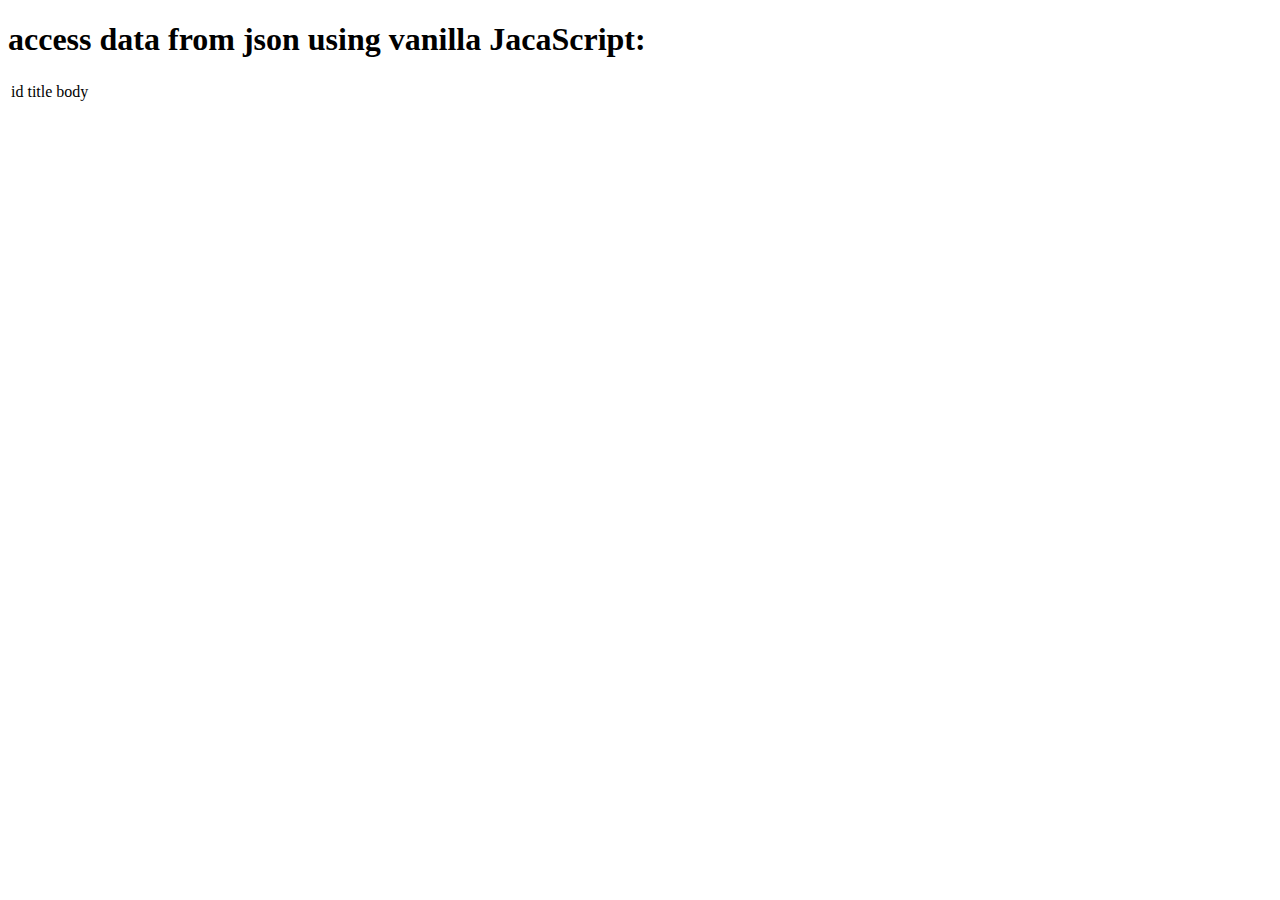
<file: pages/data.html>
<!DOCTYPE html>
<html lang="en">
<head>
    <meta charset="UTF-8">
    <meta http-equiv="X-UA-Compatible" content="IE=edge">
    <meta name="viewport" content="width=device-width, initial-scale=1.0">
    <title>Data page</title>
</head>
<body>
    <h1>access data from json using vanilla JacaScript:</h1>
    <table>
        <tbody>
            <tr>
                <td>id</td>
                <td>title</td>
                <td>body</td>
            </tr>
            <tr>
                <td class="title"></td>
                <td class="body"></td>
            </tr>
        </tbody>
    </table>

    <script>

        fetch('https://jsonplaceholder.typicode.com/posts')
            .then(response => response.json())
            .then(data => data.map(item => {
                var id = item["id"]
                var title = item["title"];
                var body = item["body"];

                var tbody = document.querySelector('tbody');
                var tr = document.createElement('tr');
                tbody.appendChild(tr);


                // for id
                var td1 = document.createElement('td');
                tr.appendChild(td1)
                td1.innerHTML = id;

                // for title
                var td2 = document.createElement('td');
                tr.appendChild(td2)
                td2.innerHTML = title;


                // for body
                var td3 = document.createElement('td');
                tr.appendChild(td3)
                td3.innerHTML = body;
            }));

    </script>

</body>
</html>
</file>
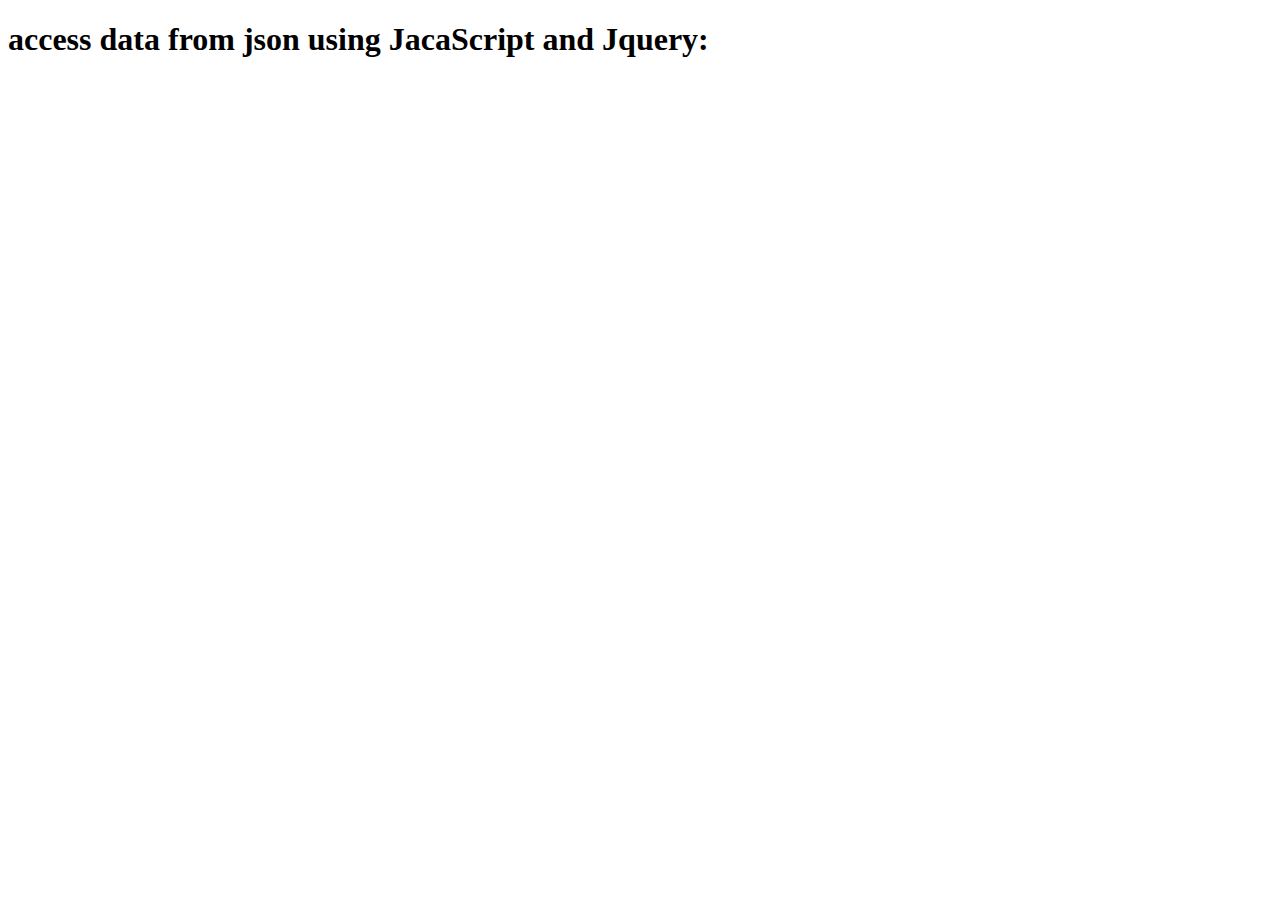
<file: pages/data2.html>
<!DOCTYPE html>
<html lang="en">
<head>
    <meta charset="UTF-8">
    <meta http-equiv="X-UA-Compatible" content="IE=edge">
    <meta name="viewport" content="width=device-width, initial-scale=1.0">
    <title>Data page</title>
    <script src="https://cdnjs.cloudflare.com/ajax/libs/jquery/3.6.0/jquery.min.js" integrity="sha512-894YE6QWD5I59HgZOGReFYm4dnWc1Qt5NtvYSaNcOP+u1T9qYdvdihz0PPSiiqn/+/3e7Jo4EaG7TubfWGUrMQ==" crossorigin="anonymous" referrerpolicy="no-referrer"></script>
</head>
<body>
    <h1>access data from json using JacaScript and Jquery:</h1>


    <script>

    $.getJSON( "https://jsonplaceholder.typicode.com/posts", function( data ) {
        var items = [];
        $(data).map(item => {
            items.push("<li id='" + data[item]["id"] + "'>" + "id: " + data[item]["id"] + "<br> title: " + data[item]["title"] + "<br> body: " + data[item]["body"] + "</li>");
        })
        $("<ul/>", {
            "class": "my-new-list",
            html: items.join("")
        }).appendTo("body");
    });

    </script>

</body>
</html>
</file>
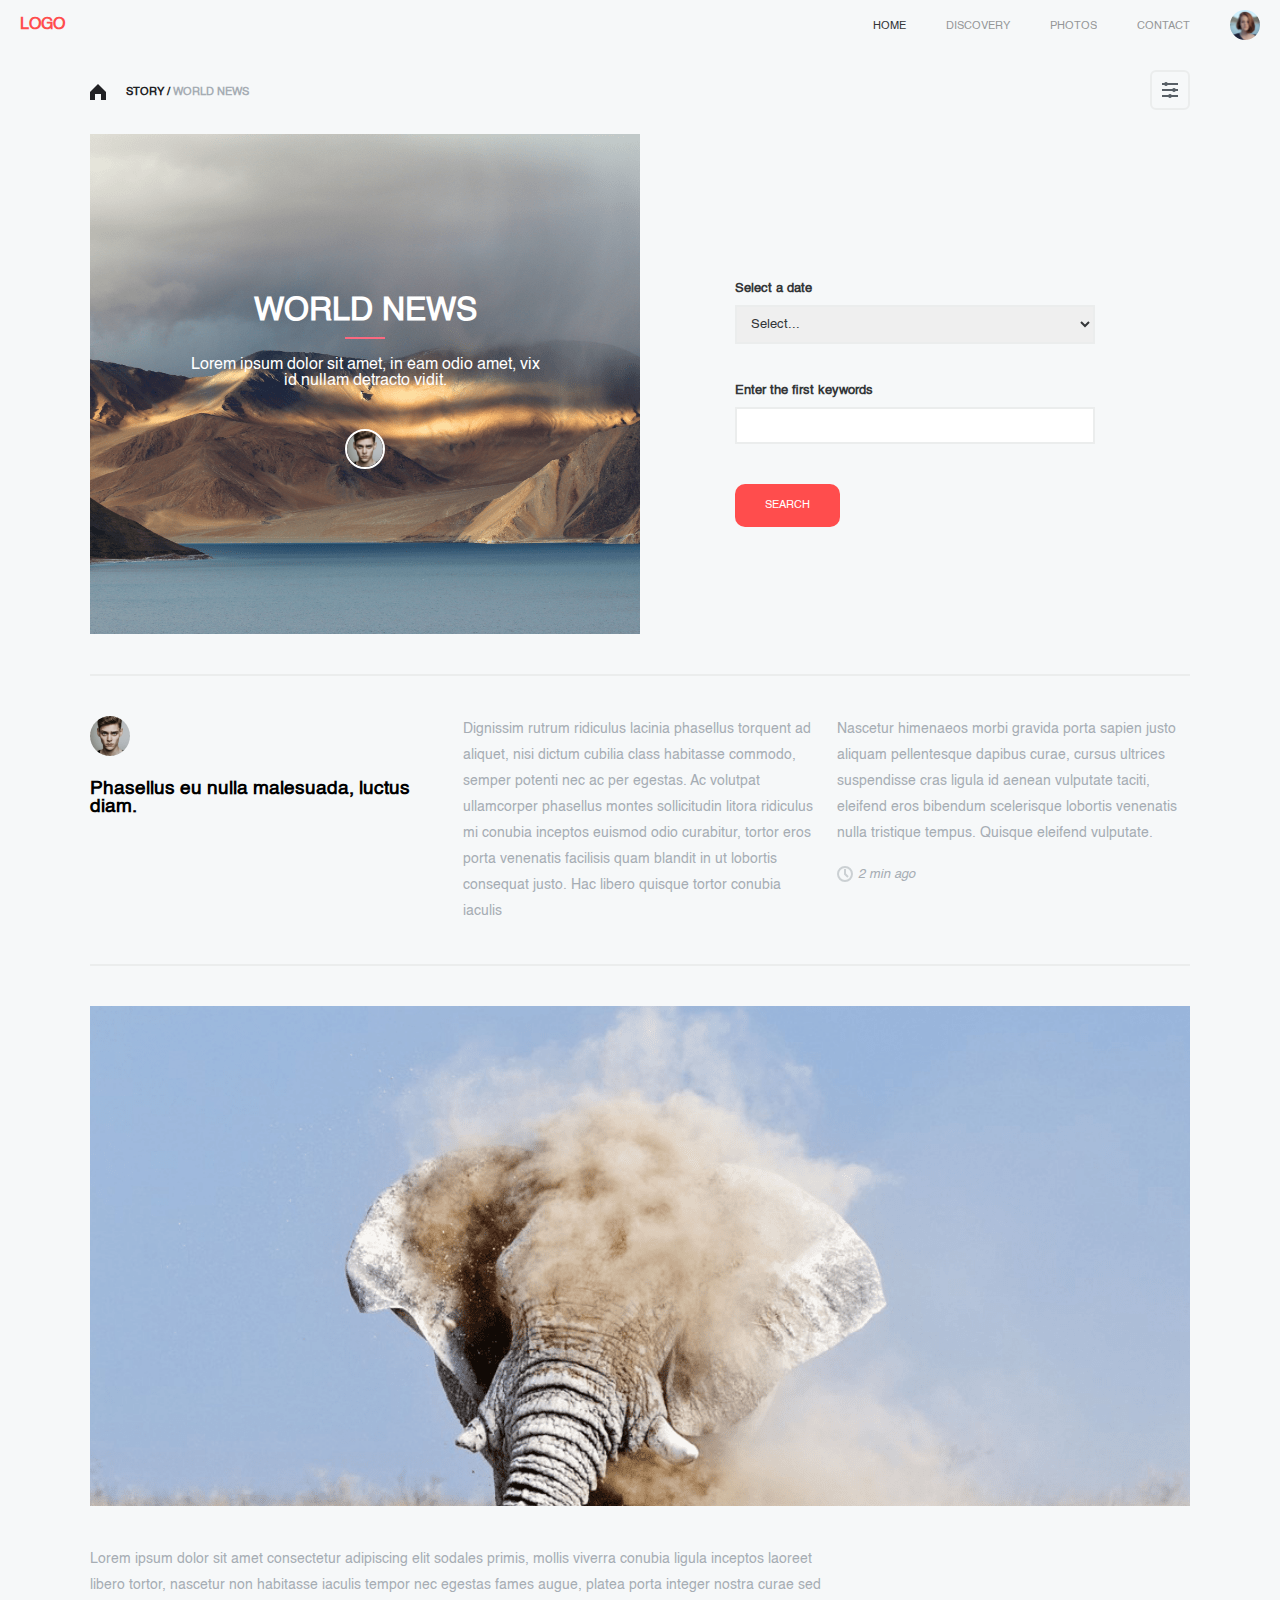
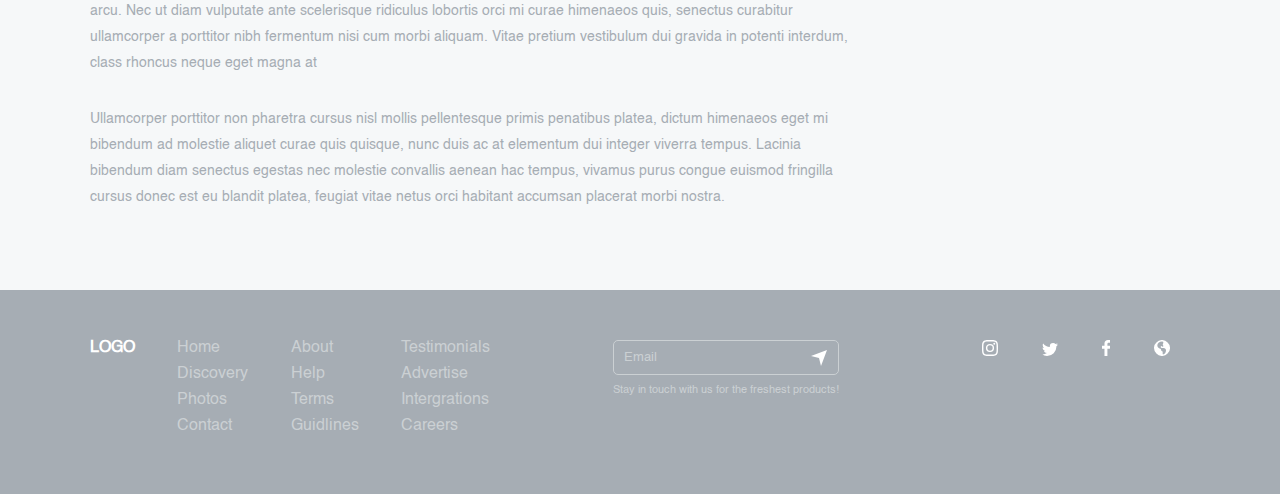
<file: pages/story.html>
<!DOCTYPE html>
<html lang="en">
<head>
    <!-- meta charset -->
    <meta charset="UTF-8">
    <!-- meta edge -->
    <meta http-equiv="X-UA-Compatible" content="IE=edge">
    <!-- meta viewport -->
    <meta name="viewport" content="width=device-width, initial-scale=1.0">
    <!-- meta title -->
    <title>Unilab project & Responsive</title>
    <!-- meta description -->
    <meta name="description" content="This is a sample of description for seo optimization">
    <!-- meta keywords -->
    <meta name="keywords" content="unilab, html, css, js, webdevelopment, markup">
    <!-- meta author -->
    <meta name="author" content="Giorgi Bitsadze">
    <link rel="shortcut icon" type="image/ico" href="../assets/favicon.ico">
    <!-- custom style -->
    <link rel="stylesheet" href="../style.css">
</head>
<body>
    
    <main>
        <!-- --- navbar --- -->

        <div id="menu" class="mobile-menu">
            <div id="bar-close" class="bar-close">
                <span></span>
                <span></span>
            </div>
            <div class="nav">
                <div class="logo">
                    <a href="#">Logo</a>
                </div>
                <ul>
                    <li>
                        <a href="../index.html" class="active">
                            <svg id="home" xmlns="http://www.w3.org/2000/svg" width="16" height="16" viewBox="0 0 16 16">
                                <path id="home-2" data-name="home" d="M0,8,8,0l8,8v8H11V10H5v6H0Z" fill="#343638" fill-rule="evenodd"/>
                            </svg>
                            <span>home</span>
                        </a>
                    </li>
                    <li>
                        <a href="#">
                            <svg xmlns="http://www.w3.org/2000/svg" width="16" height="16" viewBox="0 0 16 16">
                                <path id="discover" d="M12,4,6.7,6.7,4,12,9.3,9.3ZM8,16a8,8,0,1,1,8-8A8.024,8.024,0,0,1,8,16Z" fill="#343638" fill-rule="evenodd"/>
                            </svg>
                            <span>discovery</span>  
                        </a>
                    </li>
                    <li>
                        <a href="./data.html">
                            <svg xmlns="http://www.w3.org/2000/svg" width="16" height="14" viewBox="0 0 16 14">
                                <path id="photos" d="M0,0V14H16V0ZM14,12H11L6.5,7.5,2,12V2H14Z" fill="#343638" fill-rule="evenodd"/>
                            </svg>
                            <span>photos</span>  
                        </a>
                    </li>
                    <li>
                        <a href="./data2.html">
                            <svg xmlns="http://www.w3.org/2000/svg" width="16" height="12" viewBox="0 0 16 12">
                                <path id="mail" d="M0,0V12H16V0ZM8,8,2,2H14Z" fill="#343638" fill-rule="evenodd"/>
                            </svg>
                            <span>contact</span>  
                        </a>
                    </li>
                    <li class="profile">
                        <a href="#">
                            <img src="../assets/images-compressed/profile-img.png" alt="profile-img">
                            <span>profile</span>  
                        </a>
                    </li>
                </ul>
            </div>
            <div class="footer">
                <div class="top">
                    <ul>
                        <li>
                            <a href="#">about</a>
                        </li>
                        <li>
                            <a href="#">help</a>
                        </li>
                        <li>
                            <a href="#">terms</a>
                        </li>
                        <li>
                            <a href="#">guidlines</a>
                        </li>
                    </ul>
                    <ul>
                        <li>
                            <a href="#">testimonials</a>
                        </li>
                        <li>
                            <a href="#">advertise</a>
                        </li>
                        <li>
                            <a href="#">integrations</a>
                        </li>
                        <li>
                            <a href="#">careers</a>
                        </li>
                    </ul>
                </div>
                <div class="bottom">
                    <a href="#" class="instagram">
                        <svg xmlns="http://www.w3.org/2000/svg" width="16" height="16" viewBox="0 0 16 16">
                            <path id="Path_3" data-name="Path 3" d="M8,1.422a24.53,24.53,0,0,1,3.2.089,4.123,4.123,0,0,1,1.511.267,3.122,3.122,0,0,1,1.511,1.511A4.123,4.123,0,0,1,14.489,4.8c0,.8.089,1.067.089,3.2a24.53,24.53,0,0,1-.089,3.2,4.123,4.123,0,0,1-.267,1.511,3.122,3.122,0,0,1-1.511,1.511,4.123,4.123,0,0,1-1.511.267c-.8,0-1.067.089-3.2.089a24.53,24.53,0,0,1-3.2-.089,4.123,4.123,0,0,1-1.511-.267,3.122,3.122,0,0,1-1.511-1.511A4.123,4.123,0,0,1,1.511,11.2c0-.8-.089-1.067-.089-3.2a24.53,24.53,0,0,1,.089-3.2,4.123,4.123,0,0,1,.267-1.511A3.192,3.192,0,0,1,2.4,2.4a1.5,1.5,0,0,1,.889-.622A4.123,4.123,0,0,1,4.8,1.511,24.53,24.53,0,0,1,8,1.422M8,0A26.264,26.264,0,0,0,4.711.089,5.488,5.488,0,0,0,2.756.444a3.48,3.48,0,0,0-1.422.889A3.48,3.48,0,0,0,.444,2.756,4.05,4.05,0,0,0,.089,4.711,26.264,26.264,0,0,0,0,8a26.264,26.264,0,0,0,.089,3.289,5.488,5.488,0,0,0,.356,1.956,3.48,3.48,0,0,0,.889,1.422,3.48,3.48,0,0,0,1.422.889,5.488,5.488,0,0,0,1.956.356A26.264,26.264,0,0,0,8,16a26.264,26.264,0,0,0,3.289-.089,5.488,5.488,0,0,0,1.956-.356,3.729,3.729,0,0,0,2.311-2.311,5.488,5.488,0,0,0,.356-1.956C15.911,10.4,16,10.133,16,8a26.264,26.264,0,0,0-.089-3.289,5.488,5.488,0,0,0-.356-1.956,3.48,3.48,0,0,0-.889-1.422A3.48,3.48,0,0,0,13.244.444,5.488,5.488,0,0,0,11.289.089,26.264,26.264,0,0,0,8,0M8,3.911A4.023,4.023,0,0,0,3.911,8,4.089,4.089,0,1,0,8,3.911m0,6.756A2.619,2.619,0,0,1,5.333,8,2.619,2.619,0,0,1,8,5.333,2.619,2.619,0,0,1,10.667,8,2.619,2.619,0,0,1,8,10.667m4.267-7.911a.978.978,0,1,0,.978.978.986.986,0,0,0-.978-.978" fill="#fff" fill-rule="evenodd"/>
                        </svg>                              
                    </a>
                    <a href="#" class="twitter">
                        <svg xmlns="http://www.w3.org/2000/svg" width="16" height="12.978" viewBox="0 0 16 12.978">
                            <path id="Path_2" data-name="Path 2" d="M43.067,14.978A9.25,9.25,0,0,0,52.4,5.644V5.2A7.225,7.225,0,0,0,54,3.511a7.379,7.379,0,0,1-1.867.533,3.458,3.458,0,0,0,1.422-1.778,8.153,8.153,0,0,1-2.044.8A3.175,3.175,0,0,0,49.111,2a3.34,3.34,0,0,0-3.289,3.289A1.733,1.733,0,0,0,45.911,6a9.19,9.19,0,0,1-6.756-3.467,3.4,3.4,0,0,0-.444,1.689,3.532,3.532,0,0,0,1.422,2.756,3,3,0,0,1-1.511-.444h0a3.249,3.249,0,0,0,2.667,3.2,2.74,2.74,0,0,1-.889.089,1.513,1.513,0,0,1-.622-.089,3.367,3.367,0,0,0,3.111,2.311A6.711,6.711,0,0,1,38.8,13.467a2.461,2.461,0,0,1-.8-.089,8.39,8.39,0,0,0,5.067,1.6" transform="translate(-38 -2)" fill="#fff" fill-rule="evenodd"/>
                        </svg>     
                    </a>
                    <a href="#" class="facebook">
                        <svg xmlns="http://www.w3.org/2000/svg" width="8.356" height="16" viewBox="0 0 8.356 16">
                            <path id="Path_1" data-name="Path 1" d="M85.422,16V8.711h2.489l.356-2.844H85.422V4.089c0-.8.267-1.422,1.422-1.422h1.511V.089C88,.089,87.111,0,86.133,0a3.431,3.431,0,0,0-3.644,3.733V5.867H80V8.711h2.489V16Z" transform="translate(-80)" fill="#fff" fill-rule="evenodd"/>
                        </svg>   
                    </a>
                    <a href="#" class="world">
                        <svg xmlns="http://www.w3.org/2000/svg" width="16" height="16" viewBox="0 0 16 16">
                            <path id="Path_4" data-name="Path 4" d="M2.4,2.4A7.263,7.263,0,0,1,8,0a7.263,7.263,0,0,1,5.6,2.4A7.263,7.263,0,0,1,16,8a7.263,7.263,0,0,1-2.4,5.6A7.263,7.263,0,0,1,8,16a7.263,7.263,0,0,1-5.6-2.4A7.984,7.984,0,0,1,0,8,7.263,7.263,0,0,1,2.4,2.4Zm6.667,12a3.276,3.276,0,0,0,2-1.2A5.824,5.824,0,0,0,12,10.4a2.208,2.208,0,0,0-.667-1.6A2.347,2.347,0,0,0,9.6,8H8.267a3.893,3.893,0,0,1-1.2-.267,1.21,1.21,0,0,1-.4-.933.693.693,0,0,1,.267-.533A1.011,1.011,0,0,1,7.467,6a.91.91,0,0,1,.667.4c.267.133.4.267.533.267A.8.8,0,0,0,9.2,6.533.8.8,0,0,0,9.333,6a2.122,2.122,0,0,0-.667-1.333,5.515,5.515,0,0,0,.667-2.533.287.287,0,0,0-.267-.267A4.122,4.122,0,0,0,8,1.6,6.67,6.67,0,0,0,4.533,2.667a3.357,3.357,0,0,0-1.2,2.667A3.414,3.414,0,0,0,4.4,7.867,3.643,3.643,0,0,0,6.933,8.933h0v.533A1.712,1.712,0,0,0,7.467,10.8a1.942,1.942,0,0,0,1.2.8V14c0,.133,0,.133.133.267S8.933,14.4,9.067,14.4Z" fill="#fff"/>
                        </svg>  
                    </a>
                </div>
            </div>
        </div>

        <header>
            <div id="bar" class="bar">
                <svg xmlns="http://www.w3.org/2000/svg" width="16" height="14.001" viewBox="0 0 16 14.001">
                    <path id="menu_icon" data-name="menu icon" d="M-6407-6020a1,1,0,0,1-1-1,1,1,0,0,1,1-1h14a1,1,0,0,1,1,1,1,1,0,0,1-1,1Zm0-6a1,1,0,0,1-1-1,1,1,0,0,1,1-1h8a1,1,0,0,1,1,1,1,1,0,0,1-1,1Zm0-6a1,1,0,0,1-1-1,1,1,0,0,1,1-1h14a1,1,0,0,1,1,1,1,1,0,0,1-1,1Z" transform="translate(6408 6034)" fill="#343638"/>
                </svg>
            </div>
            <div class="logo">
                <a href="#">Logo</a>
            </div>
            <div class="right">
                <nav>
                    <ul>
                        <li>
                            <a href="../index.html" class="active">home</a>
                        </li>
                        <li>
                            <a href="#" >discovery</a>
                        </li>
                        <li>
                            <a href="./data.html" >photos</a>
                        </li>
                        <li>
                            <a href="./data2.html" >contact</a>
                        </li>
                    </ul>
                </nav>
                <div class="profile-img">
                    <a href="#">
                        <img src="../assets/images-compressed/profile-img.png" alt="profile-img">
                    </a>
                </div>
            </div>
        </header>

        <!-- -x- navbar -x- -->

        <!-- --- story hero --- -->

        <div class="story-hero">
            <div class="wrapper">
                <div class="story-header">
                    <div class="left">
                        <svg xmlns="http://www.w3.org/2000/svg" width="16" height="16" viewBox="0 0 16 16">
                            <path id="home" d="M0,8,8,0l8,8v8H11V10H5v6H0Z" fill="#202124" fill-rule="evenodd"/>
                        </svg>                      
                        <h6>Story / <span>world news</span></h6>
                    </div>
                    <div class="right">
                        <svg xmlns="http://www.w3.org/2000/svg" width="40" height="40" viewBox="0 0 40 40">
                            <g id="filter" transform="translate(-1450 -92)">
                              <g id="base" transform="translate(1450 92)" fill="none" stroke="#ebeded" stroke-width="2">
                                <rect width="40" height="40" rx="6" stroke="none"/>
                                <rect x="1" y="1" width="38" height="38" rx="5" fill="none"/>
                              </g>
                              <g id="filter-2" data-name="filter" transform="translate(1462 104)">
                                <path id="filter-3" data-name="filter" d="M16,1V3H5.7A1.945,1.945,0,0,1,2.3,3H0V1H2.3A1.945,1.945,0,0,1,5.7,1ZM12,6a1.936,1.936,0,0,0-1.7,1H0V9H10.3a1.945,1.945,0,0,0,3.4,0H16V7H13.7A1.936,1.936,0,0,0,12,6ZM8,12a1.936,1.936,0,0,0-1.7,1H0v2H6.3a1.945,1.945,0,0,0,3.4,0H16V13H9.7A1.936,1.936,0,0,0,8,12Z" fill="#575f66"/>
                              </g>
                            </g>
                        </svg>                          
                    </div>
                </div>
                <div class="story-content">
                    <div class="left">
                        <div class="content-container">
                            <h1>world news</h1>
                            <p>Lorem ipsum dolor sit amet, in eam odio amet, vix id nullam detracto vidit.</p>
                            <img src="../assets/images-compressed/avatar.png" alt="avatar image">
                        </div>
                    </div>
                    <div class="right">
                        <form action="">
                            <div class="input-box">
                                <label for="date">Select a date</label>
                                <select id="options" name="options">
                                    <option value="default" selected>Select...</option>
                                    <option value="option1">option 1</option>
                                    <option value="option2">option 2</option>
                                    <option value="option3">option 3</option>
                                    <option value="option4">option 4</option>
                                  </select>
                            </div>
                            <div class="input-box">
                                <label for="date">Enter the first keywords</label>
                                <input type="text" name="text" id="text">
                            </div>
                            <button type="submit" class="btn">search</button>
                        </form>
                    </div>
                </div>
            </div>
        </div>

        <!-- -x- story hero -x- -->

        <!-- --- avatar --- -->

        <section id="avatar">
            <div class="wrapper">
                <div class="avatar-content">
                    <div class="item">
                        <div class="img-box">
                            <img src="../assets/images-compressed/avatar.png" alt="avatar">
                        </div>
                        <div class="content">
                            <div class="title">
                                <h3>Phasellus eu nulla malesuada, luctus diam.</h3>
                            </div>
                        </div>
                    </div>
                    <div class="item">
                        <p>Dignissim rutrum ridiculus lacinia phasellus torquent ad aliquet, nisi dictum cubilia class habitasse commodo, semper potenti nec ac per egestas. Ac volutpat ullamcorper phasellus montes sollicitudin litora ridiculus mi conubia inceptos euismod odio curabitur, tortor eros porta venenatis facilisis quam blandit in ut lobortis consequat justo. Hac libero quisque tortor conubia iaculis </p>
                    </div>
                    <div class="item">
                        <p>Nascetur himenaeos morbi gravida porta sapien justo aliquam pellentesque dapibus curae, cursus ultrices suspendisse cras ligula id aenean vulputate taciti, eleifend eros bibendum scelerisque lobortis venenatis nulla tristique tempus. Quisque eleifend vulputate.</p>
                        <div class="time-box">
                            <svg id="time" xmlns="http://www.w3.org/2000/svg" width="16" height="16" viewBox="0 0 16 16">
                                <path id="Path_5" data-name="Path 5" d="M8,0a8,8,0,1,0,8,8A8.024,8.024,0,0,0,8,0ZM8,14a6,6,0,1,1,6-6A6.018,6.018,0,0,1,8,14ZM9,7.6l2.7,2.7-1.4,1.4L7,8.4V3H9Z" fill="#cbd0d3"/>
                              </svg>
                              2 min ago
                        </div>
                    </div>
                </div>
            </div>
        </section>

        <!-- -x- avatar -x- -->

        <!-- --- info --- -->

        <section id="info">
            <div class="wrapper">
                <div class="info-content">
                    <div class="top"></div>
                    <div class="bottom">
                        <p>Lorem ipsum dolor sit amet consectetur adipiscing elit sodales primis, mollis viverra conubia ligula inceptos laoreet libero tortor, nascetur non habitasse iaculis tempor nec egestas fames augue, platea porta integer nostra curae sed arcu. Nec ut diam vulputate ante scelerisque ridiculus lobortis orci mi curae himenaeos quis, senectus curabitur ullamcorper a porttitor nibh fermentum nisi cum morbi aliquam. Vitae pretium vestibulum dui gravida in potenti interdum, class rhoncus neque eget magna at</p>
                        <p>Ullamcorper porttitor non pharetra cursus nisl mollis pellentesque primis penatibus platea, dictum himenaeos eget mi bibendum ad molestie aliquet curae quis quisque, nunc duis ac at elementum dui integer viverra tempus. Lacinia bibendum diam senectus egestas nec molestie convallis aenean hac tempus, vivamus purus congue euismod fringilla cursus donec est eu blandit platea, feugiat vitae netus orci habitant accumsan placerat morbi nostra.</p>
                    </div>
                    <div class="collapse">
                        <p>In hac habitasse platea dictumst. Sed nec venenatis odio. Nulla faucibus ipsum sed faucibus accumsan. Donec rhoncus luctus.</p>
                        <div class="navigation">
                            <ul>
                                <li>
                                    <a href="" class="active">01</a>
                                </li>
                                <li>
                                    <a href="">02</a>
                                </li>
                                <li>
                                    <a href="">03</a>
                                </li>
                                <li>
                                    <a href="">04</a>
                                </li>
                                <li>
                                    <a href="">05</a>
                                </li>
                                <li>
                                    <a href="">06</a>
                                </li>
                                <li>
                                    <a href="">
                                        <svg xmlns="http://www.w3.org/2000/svg" width="18" height="4" viewBox="0 0 18 4">
                                            <path id="More" d="M-735,858a2,2,0,0,1,2-2,2,2,0,0,1,2,2,2,2,0,0,1-2,2A2,2,0,0,1-735,858Zm-7,0a2,2,0,0,1,2-2,2,2,0,0,1,2,2,2,2,0,0,1-2,2A2,2,0,0,1-742,858Zm-7,0a2,2,0,0,1,2-2,2,2,0,0,1,2,2,2,2,0,0,1-2,2A2,2,0,0,1-749,858Z" transform="translate(749 -856)" fill="#202124"/>
                                        </svg>
                                    </a>
                                </li>
                            </ul>
                        </div>
                    </div>
                </div>
            </div>
        </section>

        <!-- -x- info -x- -->

        <!-- --- footer --- -->

        <footer>
            <div class="wrapper">
                <div class="footer-content">
                    <div class="left">
                        <div class="logo">
                            <a href="#">logo</a>
                        </div>
                        <ul>
                            <li>
                                <a href="../index.html">home</a>
                            </li>
                            <li>
                                <a href="#">discovery</a>
                            </li>
                            <li>
                                <a href="./data.html">photos</a>
                            </li>
                            <li>
                                <a href="./data2.html">contact</a>
                            </li>
                        </ul>
                        <ul>
                            <li>
                                <a href="#">about</a>
                            </li>
                            <li>
                                <a href="#">help</a>
                            </li>
                            <li>
                                <a href="#">terms</a>
                            </li>
                            <li>
                                <a href="#">guidlines</a>
                            </li>
                        </ul>
                        <ul>
                            <li>
                                <a href="#">testimonials</a>
                            </li>
                            <li>
                                <a href="#">advertise</a>
                            </li>
                            <li>
                                <a href="#">intergrations</a>
                            </li>
                            <li>
                                <a href="#">careers</a>
                            </li>
                        </ul>
                    </div>
                    <div class="center">
                        <form action="#">
                            <input type="email" name="email" id="email" placeholder="Email">
                            <button type="submit">
                                <svg id="send" xmlns="http://www.w3.org/2000/svg" width="16" height="16" viewBox="0 0 16 16">
                                    <path id="send-2" data-name="send" d="M10,16,8,8,0,6,16,0Z" fill="#fff"/>
                                  </svg>
                            </button>                              
                        </form>
                        <p>Stay in touch with us for the freshest products!</p>
                    </div>
                    <div class="right">
                        <a href="#" class="instagram">
                            <svg xmlns="http://www.w3.org/2000/svg" width="16" height="16" viewBox="0 0 16 16">
                                <path id="Path_3" data-name="Path 3" d="M8,1.422a24.53,24.53,0,0,1,3.2.089,4.123,4.123,0,0,1,1.511.267,3.122,3.122,0,0,1,1.511,1.511A4.123,4.123,0,0,1,14.489,4.8c0,.8.089,1.067.089,3.2a24.53,24.53,0,0,1-.089,3.2,4.123,4.123,0,0,1-.267,1.511,3.122,3.122,0,0,1-1.511,1.511,4.123,4.123,0,0,1-1.511.267c-.8,0-1.067.089-3.2.089a24.53,24.53,0,0,1-3.2-.089,4.123,4.123,0,0,1-1.511-.267,3.122,3.122,0,0,1-1.511-1.511A4.123,4.123,0,0,1,1.511,11.2c0-.8-.089-1.067-.089-3.2a24.53,24.53,0,0,1,.089-3.2,4.123,4.123,0,0,1,.267-1.511A3.192,3.192,0,0,1,2.4,2.4a1.5,1.5,0,0,1,.889-.622A4.123,4.123,0,0,1,4.8,1.511,24.53,24.53,0,0,1,8,1.422M8,0A26.264,26.264,0,0,0,4.711.089,5.488,5.488,0,0,0,2.756.444a3.48,3.48,0,0,0-1.422.889A3.48,3.48,0,0,0,.444,2.756,4.05,4.05,0,0,0,.089,4.711,26.264,26.264,0,0,0,0,8a26.264,26.264,0,0,0,.089,3.289,5.488,5.488,0,0,0,.356,1.956,3.48,3.48,0,0,0,.889,1.422,3.48,3.48,0,0,0,1.422.889,5.488,5.488,0,0,0,1.956.356A26.264,26.264,0,0,0,8,16a26.264,26.264,0,0,0,3.289-.089,5.488,5.488,0,0,0,1.956-.356,3.729,3.729,0,0,0,2.311-2.311,5.488,5.488,0,0,0,.356-1.956C15.911,10.4,16,10.133,16,8a26.264,26.264,0,0,0-.089-3.289,5.488,5.488,0,0,0-.356-1.956,3.48,3.48,0,0,0-.889-1.422A3.48,3.48,0,0,0,13.244.444,5.488,5.488,0,0,0,11.289.089,26.264,26.264,0,0,0,8,0M8,3.911A4.023,4.023,0,0,0,3.911,8,4.089,4.089,0,1,0,8,3.911m0,6.756A2.619,2.619,0,0,1,5.333,8,2.619,2.619,0,0,1,8,5.333,2.619,2.619,0,0,1,10.667,8,2.619,2.619,0,0,1,8,10.667m4.267-7.911a.978.978,0,1,0,.978.978.986.986,0,0,0-.978-.978" fill="#fff" fill-rule="evenodd"/>
                            </svg>                              
                        </a>
                        <a href="#" class="twitter">
                            <svg xmlns="http://www.w3.org/2000/svg" width="16" height="12.978" viewBox="0 0 16 12.978">
                                <path id="Path_2" data-name="Path 2" d="M43.067,14.978A9.25,9.25,0,0,0,52.4,5.644V5.2A7.225,7.225,0,0,0,54,3.511a7.379,7.379,0,0,1-1.867.533,3.458,3.458,0,0,0,1.422-1.778,8.153,8.153,0,0,1-2.044.8A3.175,3.175,0,0,0,49.111,2a3.34,3.34,0,0,0-3.289,3.289A1.733,1.733,0,0,0,45.911,6a9.19,9.19,0,0,1-6.756-3.467,3.4,3.4,0,0,0-.444,1.689,3.532,3.532,0,0,0,1.422,2.756,3,3,0,0,1-1.511-.444h0a3.249,3.249,0,0,0,2.667,3.2,2.74,2.74,0,0,1-.889.089,1.513,1.513,0,0,1-.622-.089,3.367,3.367,0,0,0,3.111,2.311A6.711,6.711,0,0,1,38.8,13.467a2.461,2.461,0,0,1-.8-.089,8.39,8.39,0,0,0,5.067,1.6" transform="translate(-38 -2)" fill="#fff" fill-rule="evenodd"/>
                            </svg>
                        </a>
                        <a href="#" class="facebook">
                            <svg xmlns="http://www.w3.org/2000/svg" width="8.356" height="16" viewBox="0 0 8.356 16">
                                <path id="Path_1" data-name="Path 1" d="M85.422,16V8.711h2.489l.356-2.844H85.422V4.089c0-.8.267-1.422,1.422-1.422h1.511V.089C88,.089,87.111,0,86.133,0a3.431,3.431,0,0,0-3.644,3.733V5.867H80V8.711h2.489V16Z" transform="translate(-80)" fill="#fff" fill-rule="evenodd"/>
                            </svg>
                        </a>
                        <a href="#" class="world">
                            <svg xmlns="http://www.w3.org/2000/svg" width="16" height="16" viewBox="0 0 16 16">
                                <path id="Path_4" data-name="Path 4" d="M2.4,2.4A7.263,7.263,0,0,1,8,0a7.263,7.263,0,0,1,5.6,2.4A7.263,7.263,0,0,1,16,8a7.263,7.263,0,0,1-2.4,5.6A7.263,7.263,0,0,1,8,16a7.263,7.263,0,0,1-5.6-2.4A7.984,7.984,0,0,1,0,8,7.263,7.263,0,0,1,2.4,2.4Zm6.667,12a3.276,3.276,0,0,0,2-1.2A5.824,5.824,0,0,0,12,10.4a2.208,2.208,0,0,0-.667-1.6A2.347,2.347,0,0,0,9.6,8H8.267a3.893,3.893,0,0,1-1.2-.267,1.21,1.21,0,0,1-.4-.933.693.693,0,0,1,.267-.533A1.011,1.011,0,0,1,7.467,6a.91.91,0,0,1,.667.4c.267.133.4.267.533.267A.8.8,0,0,0,9.2,6.533.8.8,0,0,0,9.333,6a2.122,2.122,0,0,0-.667-1.333,5.515,5.515,0,0,0,.667-2.533.287.287,0,0,0-.267-.267A4.122,4.122,0,0,0,8,1.6,6.67,6.67,0,0,0,4.533,2.667a3.357,3.357,0,0,0-1.2,2.667A3.414,3.414,0,0,0,4.4,7.867,3.643,3.643,0,0,0,6.933,8.933h0v.533A1.712,1.712,0,0,0,7.467,10.8a1.942,1.942,0,0,0,1.2.8V14c0,.133,0,.133.133.267S8.933,14.4,9.067,14.4Z" fill="#fff"/>
                            </svg>
                        </a>
                    </div>
                </div>
            </div>
        </footer>

        <!-- -x- footer -x- -->

    </main>

    <!-- custom js -->
    <script src="../app.js"></script>
</body>
</html>
</file>
<file: style.css>
@import url(./fonts/fonts.css);

*{
    margin: 0;
    padding: 0;
    box-sizing: border-box;
    font-family: 'Helvetica', sans-serif;
    scroll-behavior: smooth;
}

:root{

    --dark-black-color: #000000;
    --black-color: #202124;
    --light-black-color: #343638;
    --light-gray-color: #A6ADB4;
    --very-light-gray-color: #CBD0D3;
    --medium-white-color: #EBEDED;
    --light-white-color: #F6F8F9;
    --white-color: #FFFFFF;
    --light-blue-color: #72ACFF;
    --light-cyan-color: #52E5BA;
    --orange-color: #FFC96C;
    --light-main-color: #FA6980;
    --main-color: #FF4D4D;

    --Helvetica: Helvetica, sans-serif;
    --Helvetica-oblique: Helvetica Oblique, sans-serif;
}

/* constants */

.wrapper {
    width: 100%;
    max-width: 1160px;
    margin: 0 auto;
    padding: 0 30px;
}

a {
    color: black;
    text-decoration: none;
}

ul {
    list-style: none;
}

.header {
    color: var(--black-color);
    font-size: 24px;
    font-family: var(--Helvetica);
    font-weight: bold;
}

.white {
    color: var(--white-color);
}

.uppercase {
    text-transform: uppercase;
}

section {
    margin: 40px 0;
}

.header-box {
    display: flex;
    justify-content: space-between;
    padding-bottom: 40px;
}

.header-box h2 {
    font-size: 24px;
}

.header-box .nav-btns svg {
    margin: 0 20px;
    cursor: pointer;
}

.desc {
    margin: 10px 0;
    color: var(--light-gray-color);
}

.time-box {
    display: flex;
    align-items: center;
    font-size: 13px;
    color: var(--light-gray-color);
    font-family: var(--Helvetica-oblique);
}

.time-box svg {
    margin-right: 5px;
}

.time-box span{
    text-decoration: underline;
    margin-left: 5px;
    cursor: pointer;
}

.btn {
    padding: 16px 30px;
    border: none;
    background-color: var(--main-color);
    font-size: 11px;
    border-radius: 10px;
    cursor: pointer;
    color: var(--white-color);
    text-transform: uppercase;
    transition: all 0.5s ease;
}

.btn:hover{
    background-color: var(--light-main-color);
}

/* end of constants */

/* custom style */

main{
    min-width: 320px;
    background-color: var(--light-white-color);
    overflow: hidden;
}

/* mobile menu */

.mobile-menu {
    position: fixed;
    top: 0;
    left: -100%;
    width: 287px;
    min-height: 100vh;
    background-color: var(--light-white-color);
    display: flex;
    flex-direction: column;
    justify-content: space-between;
    box-shadow: 0 0 60px var(--dark-black-color);
    z-index: 10;
    transition: 0.3s;
}

.mobile-menu.open {
    left: 0;
}

.mobile-menu .bar-close {
    position: absolute;
    top: 20px;
    right: 20px;
    z-index: 20;
    width: 20px;
    height: 20px;
    cursor: pointer;
}

.mobile-menu .bar-close span {
    width: 100%;
    height: 2px;
    background-color: var(--light-black-color);
    position: absolute;
    top: 50%;
    left: 0;
    transform: rotate(45deg);
}

.mobile-menu .bar-close span:nth-child(2){
    transform: rotate(-45deg);
}

.mobile-menu .nav {
    padding: 40px;
}

.mobile-menu .nav .logo {
    margin-bottom: 40px;
}

.mobile-menu .nav .logo a {
    color: var(--main-color);
    text-transform: uppercase;
    font-size: 13px;
    font-weight: bold;
}

.mobile-menu .nav ul li {
    margin: 20px 0;
}

.mobile-menu .nav ul li.profile {
    transform: translateX(0);
}

.mobile-menu .nav ul li a {
    display: flex;
    align-items: center;
    justify-content: flex-start;
    opacity: 0.5;
    font-weight: bold;
    transition: all 0.5s ease;
}

.mobile-menu .nav ul li a:hover{
    opacity: 1;
}

.mobile-menu .nav ul li a.active {
    opacity: 1;
}

.mobile-menu .nav ul li a svg {
    width: 15px;
}

.mobile-menu .nav ul li a span {
    margin-left: 20px;
    text-transform: uppercase;
    color: var(--light-black-color);
    font-size: 11px;
}

.mobile-menu .nav ul li a img {
    width: 15px;
}

.mobile-menu .footer {
    background-color: rgba(0, 0, 0, 0.3);
    padding: 40px;
}

.mobile-menu .footer .top {
    display: flex;
    justify-content: space-between;
}

.mobile-menu .footer .top ul {
    flex: 1;
    margin-bottom: 40px;
}

.mobile-menu .footer .top ul li {
    margin: 15px 0;
}

.mobile-menu .footer .top ul li a {
    color: var(--white-color);
    opacity: 0.5;
    text-transform: uppercase;
    font-weight: bold;
    font-size: 11px;
    transition: all 0.5s ease;
}

.mobile-menu .footer .top ul li a:hover{
    opacity: 1;
}

.mobile-menu .footer .bottom a {
    margin-right: 15px;
}

.mobile-menu .footer .bottom a svg {
    transition: all 0.5s ease;
}

.mobile-menu .footer .bottom a svg:hover{
    transform: translateY(-5px);
}

/* end of mobile menu */

/* navbar */

header {
    height: 50px;
    display: flex;
    align-items: center;
    justify-content: space-between;
    padding: 0 20px;
}

header .bar {
    cursor: pointer;
    display: none;
}

header .logo a {
    color: var(--main-color);
    text-transform: uppercase;
    font-weight: bold;
}

header .right {
    display: flex;
    align-items: center;
    justify-content: space-between;
}

header .right nav {
    padding: 0 20px;
}

header .right nav ul {
    display: flex;
    align-items: center;
}

header .right nav ul li {
    margin: 0 20px;
}

header .right nav ul li a{
    text-transform: uppercase;
    font-size: 11px;
    opacity: 0.5;
    color: var(--light-black-color);
    transition: all 0.5s ease;
}

header .right nav ul li a:hover{
    opacity: 1;
}

header .right nav ul li a.active{
    font-family: var(--Helvetica-bold);
    opacity: 1;
}

header .right .profile-img {
    width: 30px;
    height: 30px;
    border-radius: 50%;
}

header .right .profile-img a img {
    width: 100%;
}

/* end of navbar */

/* hero */

.hero {
    display: flex;
    min-height: 600px;
}

.hero .left {
    flex: 2;
    max-width: 840px;
    background-image: url(./assets/images-compressed/hero-background.png);
    background-position: center;
    background-repeat: no-repeat;
    background-size: cover;
    display: flex;
    align-items: center;
    justify-content: center;
}

.hero .left .hero-content {
    width: 600px;
    padding: 0 20px;
}

.hero .left .hero-content .header h1 {
    font-size: 24px;
    padding-bottom: 40px;
    border-bottom: 2px solid var(--white-color);
}

.hero .left .hero-content .sub-header {
    margin: 40px 0 10px 0;
} 

.hero .left .hero-content .desc {
    font-size: 16px;
    margin-bottom: 30px;
    color: var(--white-color);
}

.hero .right {
    flex: 1;
    background-color: var(--white-color);
    display: flex;
    align-items: center;
    justify-content: center;
    padding: 0 20px;
}

.hero .right .right-content {
    width: 380px;
}

.hero .right .right-content .header-box {
    border-bottom: 2px solid var(--medium-white-color);
}

.hero .right .right-content .article-container {
    width: 380px;
}

.hero .right .right-content .article-container .article {
    margin: 40px 0;
}

.hero .right .right-content .article-container .article .article-header {
    font-weight: bold;
    color: var(--main-color);
    text-transform: uppercase;
}

.hero .right .right-content .article-container .article .article-title {
    margin-top: 20px;
    font-weight: bold;
    color: var(--black-color);
}

.hero .right .right-content .article-container .article .article-desc {
    margin: 10px 0;
    color: var(--light-gray-color);
}

.hero .right .right-content .article-container .article .article-time {
    display: flex;
    align-items: center;
    font-size: 13px;
    color: var(--light-gray-color);
    font-family: var(--Helvetica-oblique);
}

.hero .right .right-content .article-container .article .article-time svg {
    margin-right: 5px;
}

/* end of hero */

/* trending section */

.trending-content {
    display: grid;
    align-items: center;
    justify-content: space-between;
    grid-template-columns: auto auto auto;
    grid-column-gap: 40px;
}

.trending-content .item {
    flex: 1;
    max-width: 360px;
    height: auto;
    background-color: var(--white-color);
}

.trending-content .item .img-box img{
    object-fit: cover;
    width: 100%;
    min-width: 280px;
}

.trending-content .item .content {
    padding: 40px;
}

.trending-content .item .content .title {
    margin-bottom: 20px;
    font-weight: bold;
    color: var(--black-color);
}

.trending-content .item .content .title h3 {
    font-size: 16px;
}

.trending-content .item .content .desc {
    font-size: 13px;
}

/* end of trending section */

/* current section */

.current-content {
    display: flex;
    justify-content: space-between;
}

.current-content .left {
    flex: 2;
    margin-right: 40px;
}

.current-content .left .item{
    max-width: 760px;
    height: 430px;
    margin-bottom: 40px;
    padding: 40px;
    display: flex;
    flex-direction: column;
    justify-content: space-between;
}

.current-content .left .item:nth-child(1){
    background-image: url(./assets/images-compressed/current-left-1.png);
    background-size: cover;
    background-position: center;
    background-repeat: no-repeat;
}

.current-content .left .item:nth-child(2){
    background-image: url(./assets/images-compressed/current-left-2.png);
    background-size: cover;
    background-position: center;
    background-repeat: no-repeat;
}

.current-content .left .item .top {
    color: var(--white-color);
    font-weight: bold;
    text-transform: uppercase;
}

.current-content .left .item .title h3{
    font-size: 24px;
    font-weight: bold;
    color: var(--white-color);
}

.current-content .left .item .desc {
    color: var(--white-color);
}

.current-content .right {
    flex: 1;
}

.current-content .right .item {
    margin-bottom: 40px;
    margin: 0 auto;
}

.current-content .right .item .content {
    padding: 20px 0;
    margin-bottom: 20px;
}

.current-content .right .item .img-box img {
    object-fit: cover;
    width: 100%;
}

.current-content .right .item .content .title {
    margin-bottom: 10px;
}

.current-content .right .item .content .title h4 {
    font-size: 16px;
}

/* end of current section */

/* footer */

footer {
    background-color: var(--light-gray-color);
}

.footer-content {
    padding: 50px 0;
    display: flex;
    justify-content: space-between;
}

.footer-content .left {
    display: flex;
    width: 400px;
    justify-content: space-between;
}

.footer-content .left .logo a{
    text-transform: uppercase;
    font-weight: bold;
    color: var(--white-color);
}

.footer-content .left ul li{
    margin-bottom: 10px;
}

.footer-content .left ul li a {
    text-transform: capitalize;
    color: var(--very-light-gray-color);
    transition: all 0.5s ease;
}

.footer-content .left ul li a:hover{
    color: var(--white-color);
}

.footer-content .center form {
    position: relative;
}

.footer-content .center form input {
    padding: 10px;
    font-size: 13px;
    width: 100%;
    background-color: transparent;
    border: 1px solid var(--very-light-gray-color);
    border-radius: 5px;
    color: var(--very-light-gray-color);
}

.footer-content .center form input:focus{
    outline: none;
}

.footer-content .center form input::placeholder{
    color: var(--very-light-gray-color);
}

.footer-content .center form button {
    position: absolute;
    top: 0;
    right: 5px;
    width: 30px;
    height: 100%;
    display: flex;
    align-items: center;
    justify-content: center;
    border: none;
    background-color: transparent;
    cursor: pointer;
}

.footer-content .center p {
    color: var(--very-light-gray-color);
    font-size: 11px;
    margin-top: 10px;
}

.footer-content .right a {
    margin: 0 20px;
}

.footer-content .right a svg{
    transition: all 0.5s ease;
}

.footer-content .right a svg:hover{
    transform: translateY(-5px);
}

/* end of footer */

/* responsive media queries */

@media screen and (max-width: 1050px) {
    .hero {
        flex-direction: column;
        min-height: auto;
    }
    .hero .left{
        min-height: 400px;
        max-width: 100%;
    }
    .hero .right .right-content{
        width: 100%;
        max-width: 600px;
        padding: 0 15px;
    }
    .hero .right{
        padding: 40px 0;
    }
    .hero .right .right-content .article-container{
        display: flex;
        align-items: center;
        justify-content: space-between;
        width: 100%;
    }
}

@media screen and (max-width: 1000px) {
    .trending-content .item .img-box img {
        min-width: initial;
    }
    .trending-content .item .content {
        padding: 30px 20px;
    }
    .current-content .left {
        margin-right: 20px;
    }
    .footer-content{
        flex-wrap: wrap;
        max-width: 800px;
        margin: 0 auto;
    }
    .footer-content .left {
        width: 100%;
        margin-bottom: 40px;
    }
}

@media screen and (max-width: 900px) {
    .trending-content {
        grid-template-columns: auto auto;
    }
    .trending-content .item:nth-child(3){
        display: none;
    }
    .current-content {
        flex-direction: column;
    }
    .current-content .left{
        margin: 0;
    }
    .current-content .left .item {
        max-width: initial;
    }
    .current-content .right {
        display: grid;
        grid-template-columns: auto auto;
        grid-column-gap: 20px;
    }
    .current-content .right .item:nth-child(3){
        display: none;
    }
    .current-content .right .item .img-box img {
        min-height: 170px;
    }
}

@media screen and (max-width: 768px) {

    .wrapper {
        max-width: 600px;
        padding: 0 15px;
    }
    header .right nav ul li {
        margin: 0 15px;
    }
}

@media screen and (max-width: 650px) {
    .trending-content {
        grid-column-gap: 20px;
    }
}

@media screen and (max-width: 600px) {
    .current-content .right .item:nth-child(3){
        display: block;
    }
    .current-content .left .item {
        padding: 20px;
        height: 300px;
    }
    .current-content .right {
        display: block;
    }
    .current-content .right .item {
        margin-bottom: 40px;
    }
    .current-content .right .item .img-box img {
        width: 100%;
        height: 100%;
    }
}

@media screen and (max-width: 500px) {
    main {
        overflow-x: hidden;
    }
    .wrapper {
        padding: 0 20px;
    }
    header .bar {
        display: block;
    }
    header .logo a {
        color: var(--very-light-gray-color);
    }
    header .right nav {
        display: none;
    }
    .hero .left {
        min-height: 388px;
    }
    .hero .left .hero-content .sub-header {
        margin: 20px 0 10px 0;
    }
    .hero .left .hero-content .header h1 {
        padding-bottom: 20px;
    }
    .hero .right .right-content .article-container {
        flex-direction: column;
    }
    .hero .right .right-content .header-box{
        margin-bottom: 20px;
    }
    .hero .right .right-content .article-container .article {
        margin: 20px 0;
    }
    .trending-content {
        grid-template-columns: auto;
        grid-column-gap: 0;
        grid-row-gap: 40px;
        justify-content: center;
    }
    .trending-content .item {
        max-width: 100%;
    }
    .trending-content .item:nth-child(3){
        display: block;
    }
    footer {
        display: none;
    }
}

/* end of responsive media queries */

/* end of custom style */



/* ---------- story page --------- */

/* story hero */

.story-header {
    display: flex;
    align-items: center;
    justify-content: space-between;
    padding: 20px 0;
}

.story-header .left {
    display: flex;
    align-items: center;
}

.story-header .left svg {
    width: 16px;
    height: 16px;
    margin-right: 20px;
}

.story-header .left h6 {
    font-size: 11px;
    text-transform: uppercase;
    color: var(--black-color);
}

.story-header .left h6 span{
    color: var(--light-gray-color);
}

.story-header .right svg {
    cursor: pointer;
}

.story-content {
    display: flex;
    justify-content: space-between;
}

.story-content .left {
    flex: 1;
    background-image: url(./assets/images-compressed/story-hero.png);
    background-position: center;
    background-size: cover;
    background-repeat: no-repeat;
    height: 500px;
    display: flex;
    align-items: center;
    justify-content: center;
}

.story-content .left .content-container {
    width: 360px;
    text-align: center;
    color: var(--white-color);
}

.story-content .left .content-container h1 {
    text-transform: uppercase;
    font-size: 32px;
    font-weight: bold;
    margin-bottom: 20px;
    padding-bottom: 10px;
    position: relative;
}

.story-content .left .content-container h1::after{
    content: "";
    width: 40px;
    height: 2px;
    background-color: var(--light-main-color);
    position: absolute;
    top: 100%;
    left: 50%;
    transform: translateX(-50%);
}

.story-content .left .content-container p{
    margin-bottom: 40px;
}

.story-content .left .content-container img{
    width: 40px;
    height: 40px;
    border: 2px solid var(--white-color);
    border-radius: 50%;
}

.story-content .right{
    flex: 1;
    display: flex;
    align-items: center;
    justify-content: center;
}

.story-content .right form {
    width: 360px;
}

.story-content .right form .input-box {
    display: flex;
    flex-direction: column;
    margin: 40px 0;
}

.story-content .right form .input-box label {
    font-size: 13px;
    font-weight: bold;
    color: var(--light-black-color);
    margin-bottom: 10px;
}

.story-content .right form .input-box input,
.story-content .right form .input-box select {
    border: 2px solid var(--medium-white-color);
    padding: 10px;
    font-size: 13px;
    color: var(--light-black-color);
}

.story-content .right form .input-box input:focus,
.story-content .right form .input-box option:focus{
    outline: none;
}

/* end of story hero */

/* avatar section */

.avatar-content {
    display: flex;
    justify-content: space-between;
    border-top: 2px solid var(--medium-white-color);
    border-bottom: 2px solid var(--medium-white-color);
    padding: 40px 0;
}

.avatar-content .item {
    width: 360px;
    margin-right: 20px;
}

.avatar-content .item:last-child{
    margin-right: 0;
}

.avatar-content .item .img-box img{
    width: 40px;
    height: 40px;
}

.avatar-content .item h3 {
    margin-top: 20px;
}

.avatar-content .item p{
    font-size: 14px;
    color: var(--light-gray-color);
    line-height: 26px;
}

.avatar-content .item:nth-child(3) p{
    margin-bottom: 20px;
}

/* end of avatar section */

/* info section */

.info-content {
    display: flex;
    flex-direction: column;
}

.info-content .top {
    background-image: url(./assets/images-compressed/elephant.png);
    background-repeat: no-repeat;
    background-position: center;
    background-size: cover;
    max-width: 1160px;
    width: 100%;
    height: 500px;
}

.info-content .bottom {
    max-width: 760px;
    margin: 40px auto 40px 0;
}

.info-content .bottom p{
    font-size: 14px;
    color: var(--light-gray-color);
    line-height: 26px;
}

.info-content .bottom p:nth-child(2){
    margin-top: 30px;
}

.info-content .collapse {
    display: none;
}

.info-content .collapse p {
    color: var(--black-color);
    font-family: var(--Helvetica-oblique);
    padding-bottom: 40px;
    border-bottom: 2px solid var(--medium-white-color);
}

.info-content .collapse .navigation {
    margin: 20px 0;
}

.info-content .collapse .navigation ul {
    display: flex;
    justify-content: center;
}
.info-content .collapse .navigation ul li {
    margin: 0 10px;
}
.info-content .collapse .navigation ul li a {
    color: var(--light-gray-color);
    font-size: 11px;
    padding: 5px;
    transition: all 0.5s ease;
}
.info-content .collapse .navigation ul li a:hover{
    color: var(--black-color);
}
.info-content .collapse .navigation ul li a.active{
    color: var(--black-color);
    font-weight: bold;
    padding-bottom: 10px;
}
.info-content .collapse .navigation ul li a.active {
    border-bottom: 2px solid var(--main-color);
}

/* end of info section */


/* responsive media queries */

@media screen and (max-width: 1000px) {
    .story-content {
        flex-direction: column;
    }
    .story-content .left {
        height: 400px;
        flex: initial;
    }
    .story-content .right {
        flex: initial;
        padding: 80px;
    }
    .story-content .right form {
        width: 450px;
    }
}

@media screen and (max-width: 800px) {
    .avatar-content {
        flex-wrap: wrap;
        justify-content: center;
    }
    .avatar-content .item{
        width: 100%;
        margin-bottom: 40px;
    }
}

@media screen and (max-width: 768px) {
    .info-content .collapse {
        display: block;
    }
}

@media screen and (max-width: 500px) {
    .story-content .right {
        padding: 40px 20px;
    }
}

/* end of responsive media queries */


/* ---------- end of story page --------- */
</file>
